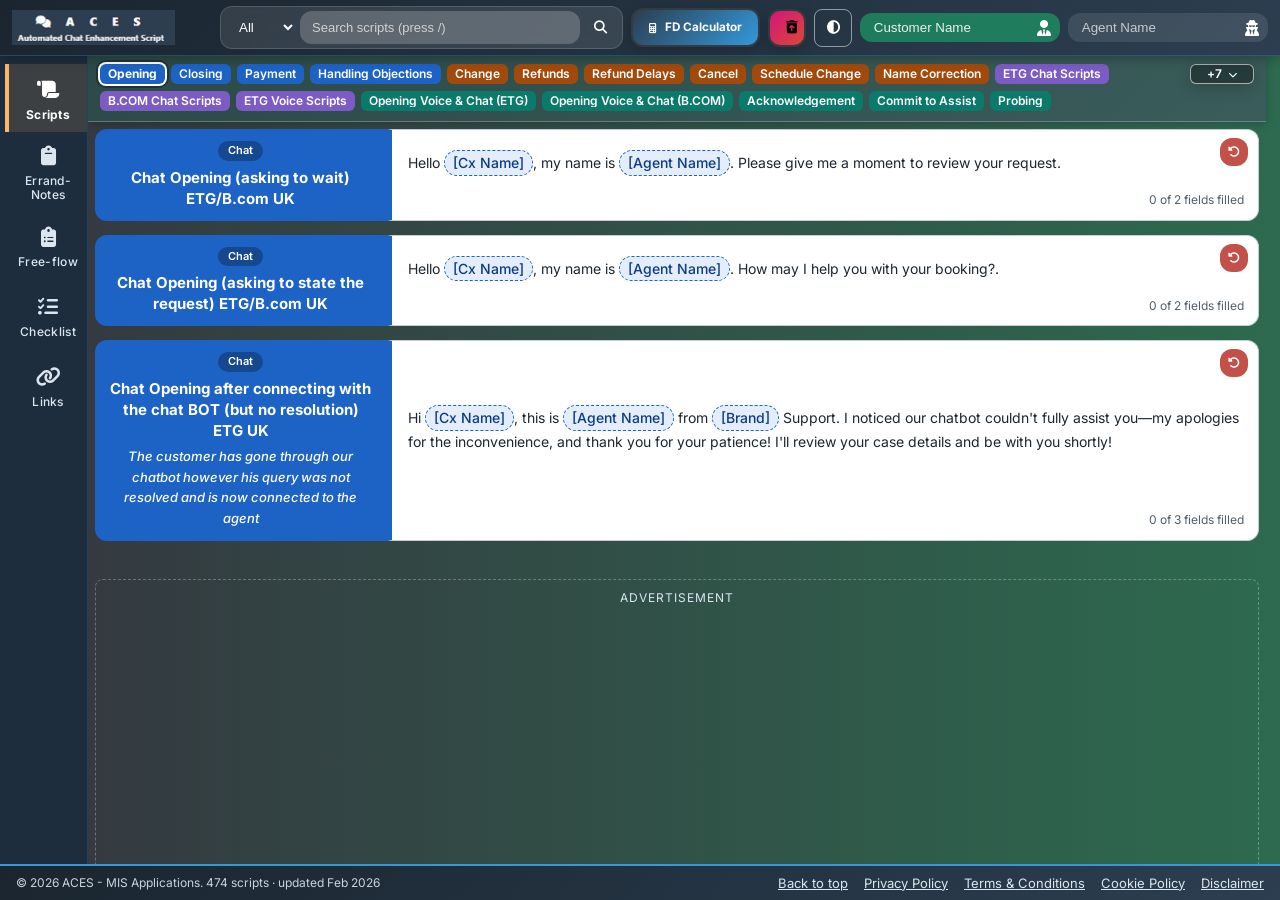
<file: index.html>
<!DOCTYPE html>
<html lang="en">
<head>
    <meta charset="UTF-8">
    <meta name="viewport" content="width=device-width, initial-scale=1.0, viewport-fit=cover, interactive-widget=resizes-content">
    <meta name="google-adsense-account" content="ca-pub-6978764838614552">
    <link rel="stylesheet" href="app-style.css">
    <link rel="stylesheet" href="errands-style.css">
    <link rel="stylesheet" href="links-style.css">
    <link rel="stylesheet" href="assets/css/aces-upgrade.css">
    <meta name="description" content="ACES: script, errand-note and checklist assistant for chat and voice agents.">
    <link href="https://cdnjs.cloudflare.com/ajax/libs/font-awesome/6.5.2/css/all.min.css" rel="stylesheet">
    <title>A C E S</title>
    <!-- AdSense library (units are placed by assets/js/ads.js; configure slots in assets/js/config.js) -->
     <script async src="https://pagead2.googlesyndication.com/pagead/js/adsbygoogle.js?client=ca-pub-6978764838614552"
     crossorigin="anonymous"></script>
</head>
<body>
    <a class="skip-link" href="#main-content">Skip to content</a>
    <div class="app-container">
        <div class="head-banner">
            <div class="head-logo" data-track="header.logo.click">
                <img src="Aceslogo.png" alt="Aceslogo">
            </div>
            <div class="searchbar-group">
                <select id="channel-selection" aria-label="Channel">
                    <option value="all">All</option>
                    <option value="chat">Chat</option>
                    <option value="voice">Voice</option>
                </select>
                <input type="text" id="search-input" placeholder="Search scripts (press /)" aria-label="Search scripts" autocomplete="off">
                <button id="search-action" aria-label="Search">
                    <i class="fa-solid fa-magnifying-glass"></i>
                </button>
            </div>
            <div class="quick-link">
                <div class="fd-calculator-link"><a href="https://fdcalc.netlify.app" target="_blank" rel="noopener noreferrer" data-track="header.fdcalc.click" aria-label="FD Calculator (opens in a new tab)" title="FD Calculator">
                        <i class="fa-solid fa-calculator"></i>
                        <h3>FD Calculator</h3>
                    </a></div>
            </div>
            <div class="script-canvas-reset">
                <button class="global-script-reset" aria-label="Reset all fields" title="Reset all fields" data-track="header.reset.click">
                    <i class="fa-solid fa-trash-can-arrow-up"></i>
                </button>
            </div>
            <div class="customer-input">
                <input type="text" id="customer" placeholder="Customer Name" aria-label="Customer name" autocomplete="off">
                <i class="fa-solid fa-user-tie"></i>
            </div>
            <div class="agent-user-input">
                <input type="text" id="user" placeholder="Agent Name" aria-label="Agent Name" autocomplete="nickname">
                <i class="fa-solid fa-user-secret"></i>
            </div>
        </div>
        <div class="app-body">
            <nav class="side-panel" aria-label="Main sections">
                <div class="nav-item active">
                    <button id="script-page-action" aria-label="Scripts" data-track="nav.rail.click" data-track-page="scripts">
                        <i class="fa-solid fa-scroll"></i>
                    </button>
                    <h3>Scripts</h3>
                    <div class="nav-tooltip">Scripts</div>
                </div>
                <div class="nav-item">
                    <button id="errands-page-action" aria-label="Errand notes" data-track="nav.rail.click" data-track-page="errands">
                        <i class="fa-solid fa-clipboard"></i>
                    </button>
                    <h3>Errand-Notes</h3>
                    <div class="nav-tooltip">Errands</div>
                </div>
                <div class="nav-item">
                    <button id="notes-page-action" aria-label="Free-flow notes" data-track="nav.rail.click" data-track-page="notes">
                        <i class="fa-solid fa-clipboard-list"></i>
                    </button>
                    <h3>Free-flow</h3>
                    <div class="nav-tooltip">Freeflow Notes</div>
                </div>
                <div class="nav-item">
                    <button id="check-list-page-action" aria-label="Process checklist" data-track="nav.rail.click" data-track-page="checklist">
                        <i class="fa-solid fa-list-check"></i>
                    </button>
                    <h3>Checklist</h3>
                    <div class="nav-tooltip">Process Checklist</div>
                </div>
                <div class="nav-item">
                    <button id="links-page-action" aria-label="Links" data-track="nav.rail.click" data-track-page="links">
                        <i class="fa-solid fa-link"></i></button>
                    <h3>Links</h3>
                    <div class="nav-tooltip">Links</div>
                </div>
            </nav>
            <main class="main-page" id="main-content" tabindex="-1">
                <!--Freeflow Notes-->
                <div class="sub-page" id="notes-page">
                    <h2 class="sr-only">Freeflow Notes</h2>
                    <div class="freeflow-toolbar">
                        <button class="freeflow-tool-btn" id="ff-copy-btn" data-track="freeflow.copy" title="Copy to clipboard"><i class="fa-solid fa-copy"></i> Copy</button>
                        <button class="freeflow-tool-btn" id="ff-download-btn" data-track="freeflow.save" title="Download as text file"><i class="fa-solid fa-download"></i> Save</button>
                        <button class="freeflow-tool-btn" id="ff-timestamp-btn" data-track="freeflow.timestamp" title="Insert current time"><i class="fa-solid fa-clock"></i> Timestamp</button>
                        <button class="freeflow-clear-btn" id="ff-clear-btn" data-track="freeflow.clear"><i class="fa-solid fa-trash"></i> Clear</button>
                        <span class="freeflow-char-count" id="ff-char-count">0 characters</span>
                    </div>
                    <div class="freeflow-body">
                        <div class="freeflow-input">
                            <textarea name="freeflow-textarea" id="ff-txt" aria-label="Freeflow notes" placeholder="Your notes here..."></textarea>
                        </div>
                    </div>
                </div>
                <!--Freeflow Notes End-->

                <!--Errands Note-->
                <div class="sub-page" id="errands-page">
                    <div class="errands-header">
                        Errand Notes
                    </div>
                    <div class="twin-form-box">
                        <form class="form-container" aria-labelledby="customer1-heading">
                            <h2 id="customer1-heading" class="customer-heading">Customer 1</h2>
                            <div class="form-area">
                                <div class="input-pair">
                                    <label for="input-edwin-id-1" class="input-label">Edwin Order #: </label>
                                    <input type="text" name="input-edwin-id" id="input-edwin-id-1" placeholder="Edwin Order #" class="input-field">
                                </div>
                                <div class="input-pair">
                                    <label for="input-interaction-id-1" class="input-label">Interaction ID: </label>
                                    <input type="text" name="input-interaction-id" id="input-interaction-id-1" placeholder="Interaction ID" class="input-field" aria-required="true">
                                </div>
                                <div class="input-pair">
                                    <label for="input-cxname-1" class="input-label">Customer Name: </label>
                                    <input type="text" name="input-cxname" id="input-cxname-1" placeholder="Customer Name" class="input-field" aria-required="true">
                                </div>
                                <div class="input-pair">
                                    <label for="input-dpa-1" class="input-label">DPA: </label>
                                    <input type="text" name="input-dpa" id="input-dpa-1" placeholder="DPA" class="input-field">
                                </div>
                                <div class="input-pair">
                                    <label for="input-relationship-1" class="input-label">Relationship: </label>
                                    <input type="text" name="input-relationship" id="input-relationship-1" placeholder="Relationship" class="input-field">
                                </div>
                                <div class="input-pair">
                                    <label for="input-query-1" class="input-label">Query: </label>
                                    <input type="text" name="input-query" id="input-query-1" placeholder="Query" class="input-field">
                                </div>
                                <div class="input-pair">
                                    <label for="input-resolution-1" class="input-label">Resolution: </label>
                                    <input type="text" name="input-resolution" id="input-resolution-1" placeholder="Resolution" class="input-field">
                                </div>
                                <div class="input-pair">
                                    <label for="input-yyrl-1" class="input-label">YY RL/Ticket No. Provided: </label>
                                    <input type="text" name="input-yyrl" id="input-yyrl-1" placeholder="YY RL/Ticket No. Provided" class="input-field">
                                </div>
                                <div class="input-pair">
                                    <label for="input-ghostline-1" class="input-label">Ghostline:</label>
                                    <input type="text" name="input-ghostline" id="input-ghostline-1" placeholder="Ghostline" class="input-field">
                                </div>
                                <div class="input-pair">
                                    <label for="input-validator-1" class="input-label">Validated by:</label>
                                    <input type="text" name="input-validator" id="input-validator-1" placeholder="Validated by" class="input-field">
                                </div>
                            </div>
                            <div class="notes-area">
                                <textarea name="notes" id="notes-1" aria-label="Customer 1 notes" placeholder="Add your notes here..."></textarea>
                            </div>
                            <div class="form-action">
                                <button type="button" class="copy-button" data-track="errands.form.copy"><i class="fa-solid fa-copy"></i> Copy</button>
                                <button type="button" class="clear-button" data-track="errands.form.clear"><i class="fa-solid fa-trash"></i> Clear</button>
                                <button type="button" class="archive-button" data-track="errands.form.archive"><i class="fa-solid fa-box-archive"></i> Archive</button>
                            </div>
                        </form>
                        <form class="form-container" aria-labelledby="customer2-heading">
                            <h2 id="customer2-heading" class="customer-heading">Customer 2</h2>
                            <div class="form-area">
                                <div class="input-pair">
                                    <label for="input-edwin-id-2" class="input-label">Edwin Order #: </label>
                                    <input type="text" name="input-edwin-id" id="input-edwin-id-2" placeholder="Edwin Order #" class="input-field">
                                </div>
                                <div class="input-pair">
                                    <label for="input-interaction-id-2" class="input-label">Interaction ID: </label>
                                    <input type="text" name="input-interaction-id" id="input-interaction-id-2" placeholder="Interaction ID" class="input-field" aria-required="true">
                                </div>
                                <div class="input-pair">
                                    <label for="input-cxname-2" class="input-label">Customer Name: </label>
                                    <input type="text" name="input-cxname" id="input-cxname-2" placeholder="Customer Name" class="input-field" aria-required="true">
                                </div>
                                <div class="input-pair">
                                    <label for="input-dpa-2" class="input-label">DPA: </label>
                                    <input type="text" name="input-dpa" id="input-dpa-2" placeholder="DPA" class="input-field">
                                </div>
                                <div class="input-pair">
                                    <label for="input-relationship-2" class="input-label">Relationship: </label>
                                    <input type="text" name="input-relationship" id="input-relationship-2" placeholder="Relationship" class="input-field">
                                </div>
                                <div class="input-pair">
                                    <label for="input-query-2" class="input-label">Query: </label>
                                    <input type="text" name="input-query" id="input-query-2" placeholder="Query" class="input-field">
                                </div>
                                <div class="input-pair">
                                    <label for="input-resolution-2" class="input-label">Resolution: </label>
                                    <input type="text" name="input-resolution" id="input-resolution-2" placeholder="Resolution" class="input-field">
                                </div>
                                <div class="input-pair">
                                    <label for="input-yyrl-2" class="input-label">YY RL/Ticket No. Provided: </label>
                                    <input type="text" name="input-yyrl" id="input-yyrl-2" placeholder="YY RL/Ticket No. Provided" class="input-field">
                                </div>
                                <div class="input-pair">
                                    <label for="input-ghostline-2" class="input-label">Ghostline: </label>
                                    <input type="text" name="input-ghostline" id="input-ghostline-2" placeholder="Ghostline" class="input-field">
                                </div>
                                <div class="input-pair">
                                    <label for="input-validator-2" class="input-label">Validated by: </label>
                                    <input type="text" name="input-validator" id="input-validator-2" placeholder="Validated by" class="input-field">
                                </div>
                            </div>
                            <div class="notes-area">
                                <textarea name="notes" id="notes-2" aria-label="Customer 2 notes" placeholder="Add your notes here..."></textarea>
                            </div>
                            <div class="form-action">
                                <button type="button" class="copy-button" data-track="errands.form.copy"><i class="fa-solid fa-copy"></i> Copy</button>
                                <button type="button" class="clear-button" data-track="errands.form.clear"><i class="fa-solid fa-trash"></i> Clear</button>
                                <button type="button" class="archive-button" data-track="errands.form.archive"><i class="fa-solid fa-box-archive"></i> Archive</button>
                            </div>
                        </form>
                    </div>
                    
                    <div class="archived-errands-section">
                        <div class="archive-header">
                            <h3>Archived Errands</h3>
                            <p class="archive-note">Archived errands are deleted automatically after 24 hours.</p>
                            <div class="archive-actions">
                                <button id="copy-all-btn" data-track="errands.archive.copy_all" class="archive-action-btn">
                                    <i class="fa-solid fa-copy"></i> Copy All
                                </button>
                                <button id="download-excel-btn" data-track="errands.archive.excel" class="archive-action-btn">
                                    <i class="fa-solid fa-file-excel"></i> Download Excel
                                </button>
                                <button id="clear-archive-btn" data-track="errands.archive.clear" class="archive-action-btn">
                                    <i class="fa-solid fa-trash-can"></i> Clear Archive
                                </button>
                            </div>
                        </div>
                        <div class="archived-table-container">
                            <table id="archived-errands-table">
                                <thead>
                                    <tr>
                                        <th>Edwin ID</th>
                                        <th>Interaction ID</th>
                                        <th>Customer Name</th>
                                        <th>DPA</th>
                                        <th>Relationship</th>
                                        <th>Query</th>
                                        <th>Resolution</th>
                                        <th>YY RL/Ticket</th>
                                        <th>Ghostline</th>
                                        <th>Validated by</th>
                                        <th>Notes</th>
                                        <th>Archived Date</th>
                                        <th>Actions</th>
                                    </tr>
                                </thead>
                                <tbody id="archived-errands-body">
                                    <!-- Archived errands will be added here dynamically -->
                                </tbody>
                            </table>
                            <div id="no-archives-message" class="no-archives-message">No archived errands</div>
                        </div>
                    </div>
                </div>
                <!--Errands Note End-->

                <!--Script Page-->
                <div class="sub-page active" id="script-page">
                    <div class="script-nav-container">
                        <div class="skeleton skeleton-tabs" aria-hidden="true"><span></span><span></span><span></span><span></span><span></span><span></span><span></span><span></span><span></span><span></span><span></span><span></span></div>
                    </div>
                    <p id="search-count" class="search-count" role="status"></p>
                    <div class="script-canvas" aria-busy="true"><div class="skeleton" aria-hidden="true"><div class="sk-row"><div class="sk-title"></div><div class="sk-stack"><div class="sk-card"></div><div class="sk-card"></div></div></div><div class="sk-row"><div class="sk-title"></div><div class="sk-stack"><div class="sk-card"></div></div></div><div class="sk-row"><div class="sk-title"></div><div class="sk-stack"><div class="sk-card"></div><div class="sk-card"></div><div class="sk-card"></div></div></div></div>
                        <p id="load-state" class="sr-only" role="status">Loading scripts…</p></div>
                    <div class="no-search-results">
                        <i class="fa-solid fa-magnifying-glass"></i>
                        <p>No matching scripts found</p>
                    </div>
                </div>

                <!--Checklist Page-->
                <div class="sub-page" id="check-list-page">
                    <div class="check-list-nav-container">
                        <button id="Automated Void-nav" class="listnav-btn">Automated Void</button>
                        <button id="Automated Exchange-nav" class="listnav-btn">Automated Exchange</button>
                        <button id="Automated Cancel-nav" class="listnav-btn">Automated Cancel</button>
                        <button id="Manual Void-nav" class="listnav-btn active">Manual Void</button>
                        <button id="Manual Partial Exchange-nav" class="listnav-btn">Manual Partial Exchange</button>
                        <button id="Manual Unused Exchange-nav" class="listnav-btn">Manual Unused Exchange</button>
                        <button id="Manual Cancel-nav" class="listnav-btn">Manual Cancel</button>
                    </div>
                    <div class="checklist-canvas"></div>
                </div>
                
                <div class="sub-page" id="links-page">
                    <div class="links-header">
                        Quick Links
                    </div>
                    <div class="links-container">
                        <div class="links-btn-container">
                            <div class="link-list"><a href="https://forms.office.com/Pages/ResponsePage.aspx?id=--z4I5BqwkaWyko2JyG4LK80vquCs1VLubaKa5VOj6lUME5JSjgzUlVOMTE2VTNBQzZRVU1MRjQ4MS4u" target="_blank" rel="noopener noreferrer" data-track="links.tile.click" data-track-label="Support Placement / Transfer Tracker">
                                <i class="fa-solid fa-user-plus"></i>
                                <h3>Support Placement / Transfer Tracker</h3>
                            </a></div>
                            <div class="link-list"><a href="https://wnsgs.sharepoint.com/:l:/s/EtraveliData/JADs7BttA97oR5hmOl2D4rKhAQpUqbEa3PdfDRorhKbkOWk?nav=MWViZDkyMTItNDU0Ny00ZmFlLWFhOWItMTY3ZDE5YWUxMGRi" target="_blank" rel="noopener noreferrer" data-track="links.tile.click" data-track-label="First Touch and Manual Transaction track">
                                <i class="fa-solid fa-toolbox"></i>
                                <h3>First Touch and Manual Transaction tracker</h3>
                            </a></div>
                            <div class="link-list"><a href="https://forms.office.com/Pages/ResponsePage.aspx?id=--z4I5BqwkaWyko2JyG4LK80vquCs1VLubaKa5VOj6lUMlNXMFM5VEIyWVIxVVdSNk1LRkZOR09RNi4u" target="_blank" rel="noopener noreferrer" data-track="links.tile.click" data-track-label="(Supervisor Only) 6th-7th Day OT per Wee">
                                <i class="fa-solid fa-stopwatch"></i>
                                <h3><strong>(Supervisor Only)</strong> 6th-7th Day OT per Week Tracker</h3>
                            </a></div>
                            <div class="link-list"><a href="https://forms.office.com/r/N71Lh4Ve3J" target="_blank" rel="noopener noreferrer" data-track="links.tile.click" data-track-label="Daily Void Tracker">
                                <i class="fa-solid fa-eraser"></i>
                                <h3>Daily Void Tracker</h3>
                            </a></div>
                        </div>
                    </div>
                </div>

                <!-- Site Footer -->
            </main>
                <footer class="site-footer">
                <div class="footer-bottom">
                    <div class="copyright">&copy; <span id="year">2026</span> ACES - MIS Applications. <span id="footer-meta"></span></div>
                    <div class="footer-actions">
                        <a href="#main-content" class="to-top">Back to top</a>
                        <button type="button" class="legal-toggle" aria-expanded="false" aria-controls="legal-links">Legal</button>
                        <div class="legal-links" id="legal-links">
                        <a href="privacy-policy.html" target="_blank" rel="noopener" data-track="footer.legal.click" data-track-label="privacy-policy.html">Privacy Policy</a>
                        <a href="terms-conditions.html" target="_blank" rel="noopener" data-track="footer.legal.click" data-track-label="terms-conditions.html">Terms & Conditions</a>
                        <a href="cookie-policy.html" target="_blank" rel="noopener" data-track="footer.legal.click" data-track-label="cookie-policy.html">Cookie Policy</a>
                        <a href="adsense-disclaimer.html" target="_blank" rel="noopener" data-track="footer.legal.click" data-track-label="adsense-disclaimer.html">Disclaimer</a>
                        </div>
                    </div>
                </div>
            </footer>
        </div>
        <div id="aces-live" class="sr-only" role="status" aria-live="polite"></div>

    </div>


    <script src="assets/js/config.js"></script>
    <script src="assets/js/tracker.js"></script>
    <script src="assets/js/ga-bridge.js"></script><!-- forwards tracker events to GA4 (tag is injected by Netlify) -->
    <script src="assets/js/data.js"></script>
    <script src="assets/js/search.js"></script>
    <script src="scripts-data.js" defer></script><!-- generated fallback for file:// use; see tools/build-data.mjs -->
    <script src="checklist-data.js" defer></script>
    <script src="script.js" defer></script>
    <script src="copy-functions.js" defer></script>
    <script src="sync-inputs.js" defer></script>
    <script src="errands-page.js" defer></script>
    <script src="links-page.js" defer></script>
    <script src="checklistcontrol.js" defer></script>
    <script src="assets/js/ads.js" defer></script>
    <script src="assets/js/tabs.js" defer></script>
    <script src="assets/js/app.js" defer></script>
    <script src="assets/js/freeflow.js" defer></script>
    <script src="assets/js/session.js" defer></script><!-- version check every 10 min + input snapshot/restore -->
</body>

</html>
</file>
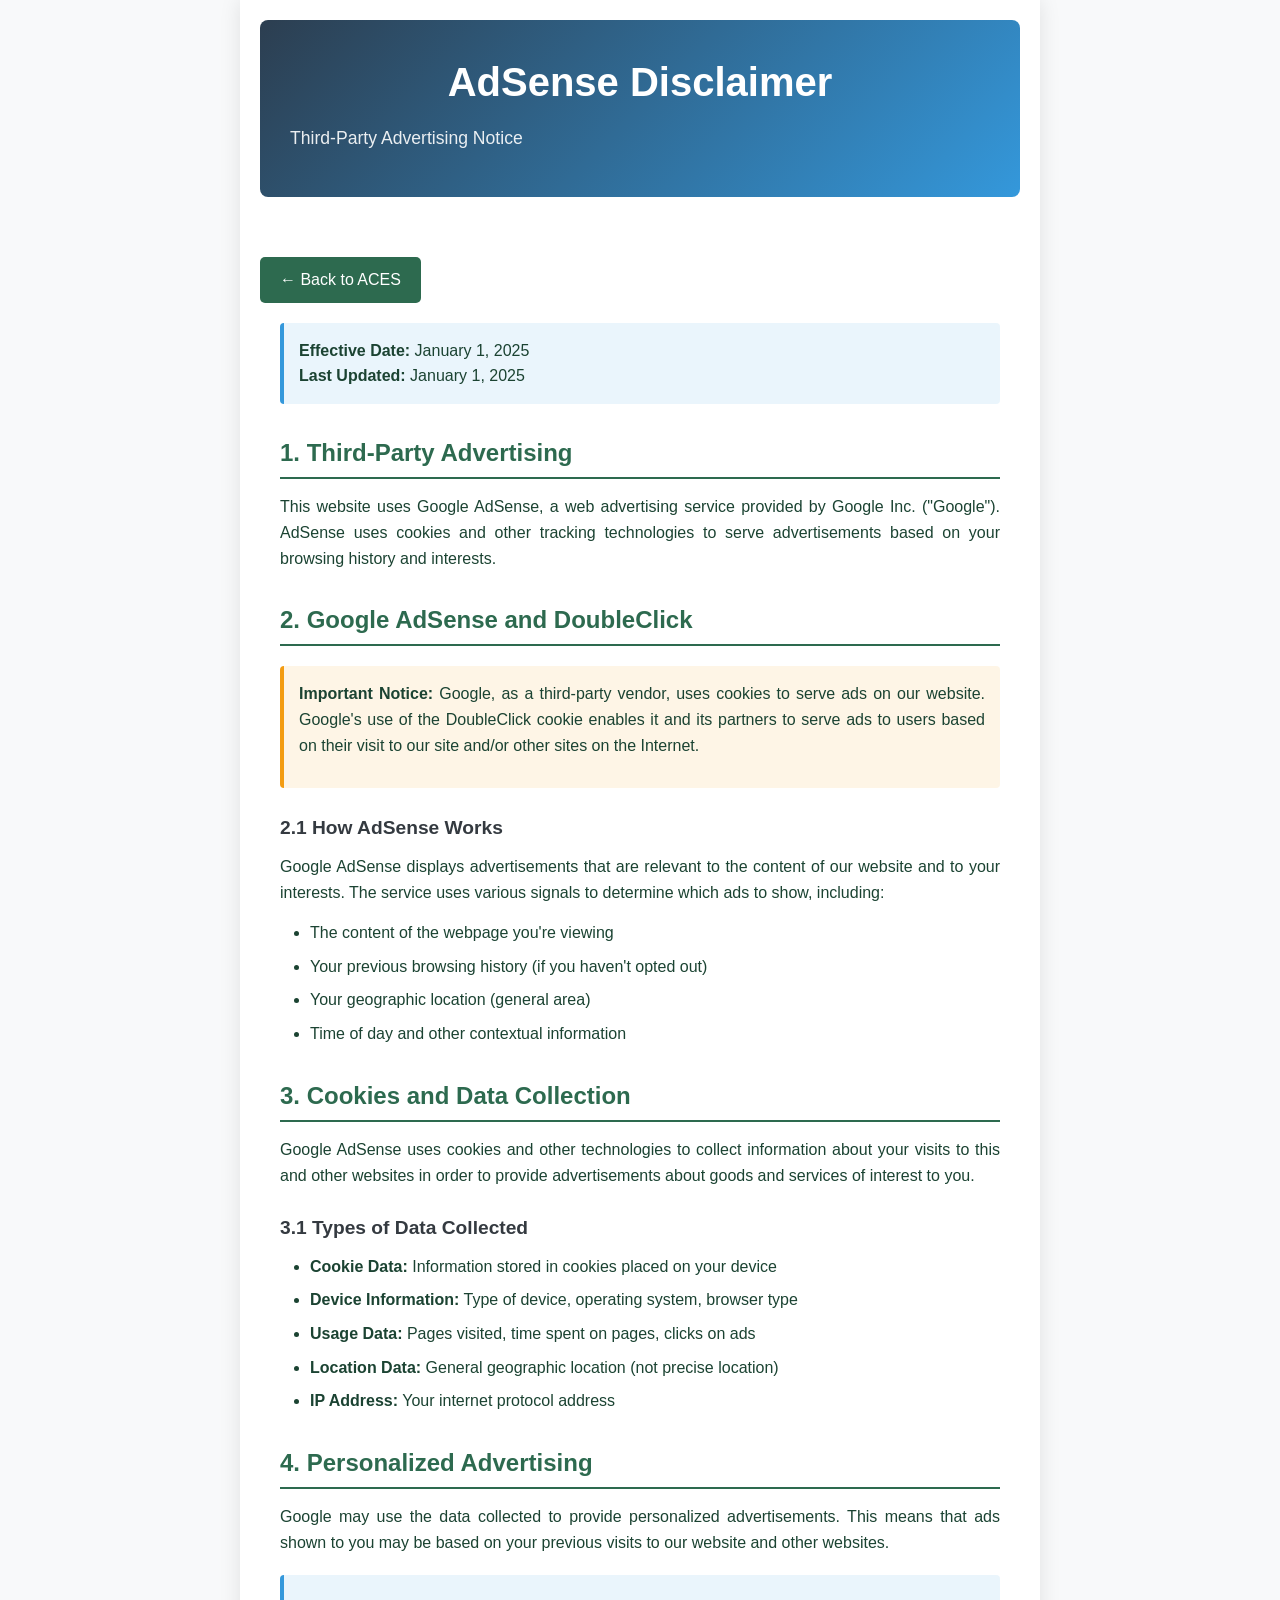
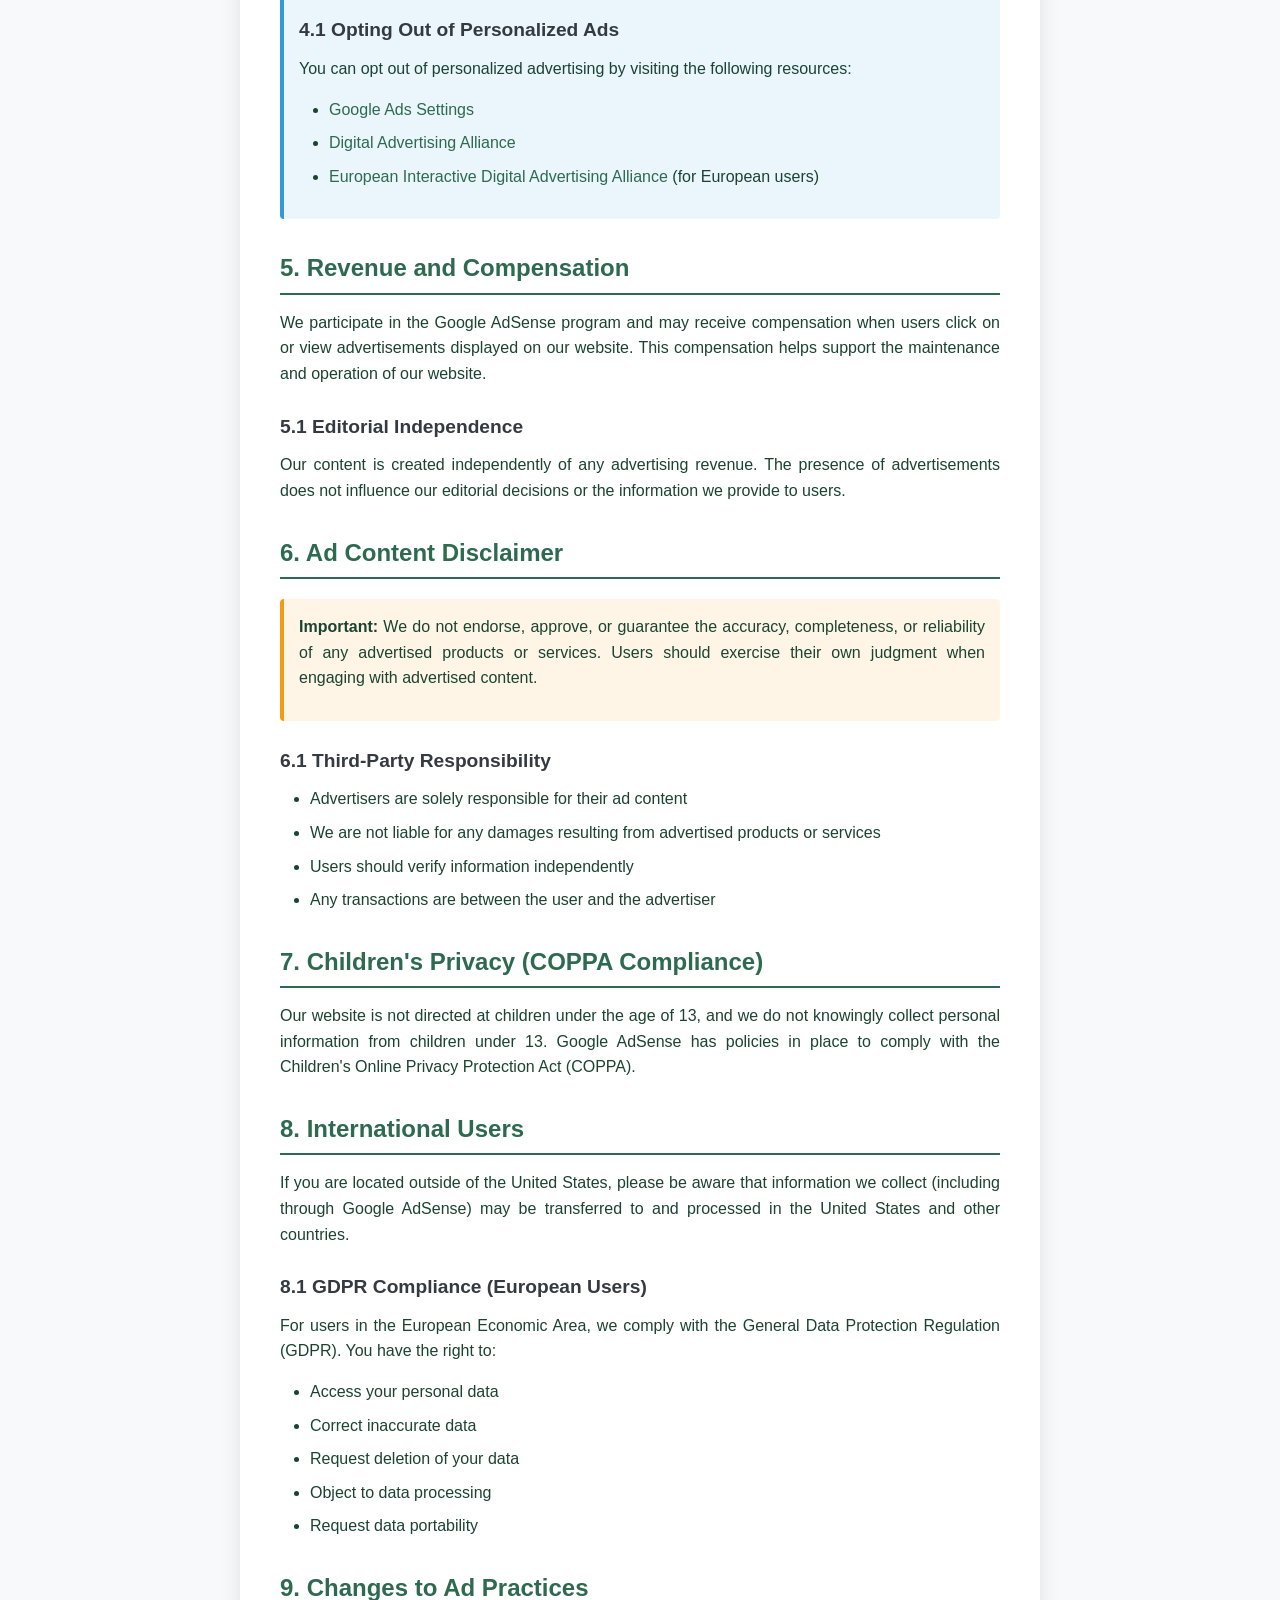
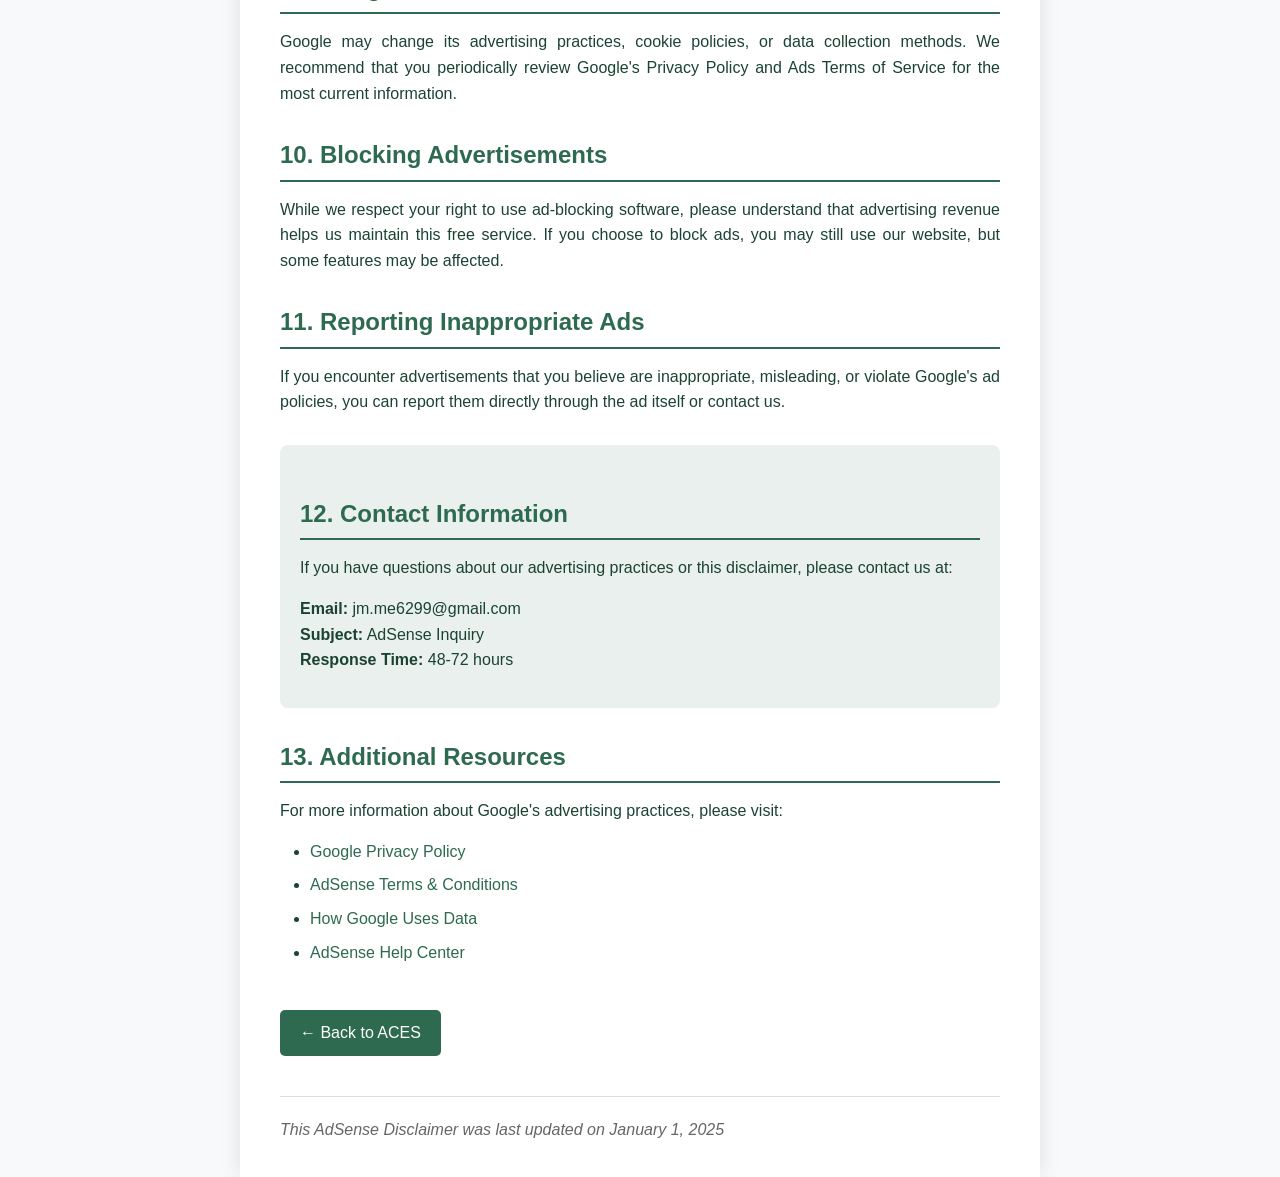
<file: adsense-disclaimer.html>
<!DOCTYPE html>
<html lang="en">
<head>
    <meta charset="UTF-8">
    <meta name="viewport" content="width=device-width, initial-scale=1.0">
    <title>AdSense Disclaimer - ACES</title>
    <style>
        :root {
            --primary-color: #2d6a4f;
            --secondary-color: #343a40;
            --background-color: #f8f9fa;
            --text-color: #1b4332;
            --white: #ffffff;
        }

        * {
            margin: 0;
            padding: 0;
            box-sizing: border-box;
        }

        body {
            font-family: 'Inter', -apple-system, BlinkMacSystemFont, 'Segoe UI', sans-serif;
            background: var(--background-color);
            line-height: 1.6;
            color: var(--text-color);
        }

        .container {
            max-width: 800px;
            margin: 0 auto;
            padding: 20px;
            background: white;
            min-height: 100vh;
            box-shadow: 0 0 20px rgba(0,0,0,0.1);
        }

        .header {
            background: linear-gradient(135deg, #2c3e50, #3498db);
            color: white;
            padding: 30px;
            border-radius: 8px;
            margin-bottom: 30px;
            text-align: center;
        }

        .header h1 {
            font-size: 2.5rem;
            margin-bottom: 10px;
        }

        .header p {
            opacity: 0.9;
            font-size: 1.1rem;
        }

        .content {
            padding: 0 20px;
        }

        h2 {
            color: var(--primary-color);
            margin-top: 30px;
            margin-bottom: 15px;
            font-size: 1.5rem;
            border-bottom: 2px solid var(--primary-color);
            padding-bottom: 5px;
        }

        h3 {
            color: var(--secondary-color);
            margin-top: 25px;
            margin-bottom: 10px;
            font-size: 1.2rem;
        }

        p {
            margin-bottom: 15px;
            text-align: justify;
        }

        ul {
            margin-left: 30px;
            margin-bottom: 15px;
        }

        ul li {
            margin-bottom: 8px;
        }

        .highlight {
            background: rgba(52, 152, 219, 0.1);
            padding: 15px;
            border-left: 4px solid #3498db;
            margin: 20px 0;
            border-radius: 4px;
        }

        .important {
            background: rgba(243, 156, 18, 0.1);
            padding: 15px;
            border-left: 4px solid #f39c12;
            margin: 20px 0;
            border-radius: 4px;
        }

        .contact-info {
            background: rgba(45, 106, 79, 0.1);
            padding: 20px;
            border-radius: 8px;
            margin: 30px 0;
        }

        .back-link {
            display: inline-block;
            background: var(--primary-color);
            color: white;
            padding: 10px 20px;
            text-decoration: none;
            border-radius: 5px;
            margin-top: 30px;
            transition: background 0.3s ease;
        }

        .back-link:hover {
            background: var(--secondary-color);
        }

        .last-updated {
            text-align: center;
            color: #666;
            font-style: italic;
            margin-top: 40px;
            padding-top: 20px;
            border-top: 1px solid #ddd;
        }

        a {
            color: var(--primary-color);
            text-decoration: none;
        }

        a:hover {
            text-decoration: underline;
        }
    </style>
</head>
<body>
    <div class="container">
        <div class="header">
            <h1>AdSense Disclaimer</h1>
            <p>Third-Party Advertising Notice</p>
        </div>

        <a href="index.html" class="back-link">← Back to ACES</a>

        <div class="content">
            <div class="highlight">
                <strong>Effective Date:</strong> January 1, 2025<br>
                <strong>Last Updated:</strong> January 1, 2025
            </div>

            <h2>1. Third-Party Advertising</h2>
            <p>This website uses Google AdSense, a web advertising service provided by Google Inc. ("Google"). AdSense uses cookies and other tracking technologies to serve advertisements based on your browsing history and interests.</p>

            <h2>2. Google AdSense and DoubleClick</h2>
            <div class="important">
                <p><strong>Important Notice:</strong> Google, as a third-party vendor, uses cookies to serve ads on our website. Google's use of the DoubleClick cookie enables it and its partners to serve ads to users based on their visit to our site and/or other sites on the Internet.</p>
            </div>

            <h3>2.1 How AdSense Works</h3>
            <p>Google AdSense displays advertisements that are relevant to the content of our website and to your interests. The service uses various signals to determine which ads to show, including:</p>
            <ul>
                <li>The content of the webpage you're viewing</li>
                <li>Your previous browsing history (if you haven't opted out)</li>
                <li>Your geographic location (general area)</li>
                <li>Time of day and other contextual information</li>
            </ul>

            <h2>3. Cookies and Data Collection</h2>
            <p>Google AdSense uses cookies and other technologies to collect information about your visits to this and other websites in order to provide advertisements about goods and services of interest to you.</p>

            <h3>3.1 Types of Data Collected</h3>
            <ul>
                <li><strong>Cookie Data:</strong> Information stored in cookies placed on your device</li>
                <li><strong>Device Information:</strong> Type of device, operating system, browser type</li>
                <li><strong>Usage Data:</strong> Pages visited, time spent on pages, clicks on ads</li>
                <li><strong>Location Data:</strong> General geographic location (not precise location)</li>
                <li><strong>IP Address:</strong> Your internet protocol address</li>
            </ul>

            <h2>4. Personalized Advertising</h2>
            <p>Google may use the data collected to provide personalized advertisements. This means that ads shown to you may be based on your previous visits to our website and other websites.</p>

            <div class="highlight">
                <h3>4.1 Opting Out of Personalized Ads</h3>
                <p>You can opt out of personalized advertising by visiting the following resources:</p>
                <ul>
                    <li><a href="https://www.google.com/settings/ads" target="_blank">Google Ads Settings</a></li>
                    <li><a href="https://www.aboutads.info/choices/" target="_blank">Digital Advertising Alliance</a></li>
                    <li><a href="https://youronlinechoices.eu/" target="_blank">European Interactive Digital Advertising Alliance</a> (for European users)</li>
                </ul>
            </div>

            <h2>5. Revenue and Compensation</h2>
            <p>We participate in the Google AdSense program and may receive compensation when users click on or view advertisements displayed on our website. This compensation helps support the maintenance and operation of our website.</p>

            <h3>5.1 Editorial Independence</h3>
            <p>Our content is created independently of any advertising revenue. The presence of advertisements does not influence our editorial decisions or the information we provide to users.</p>

            <h2>6. Ad Content Disclaimer</h2>
            <div class="important">
                <p><strong>Important:</strong> We do not endorse, approve, or guarantee the accuracy, completeness, or reliability of any advertised products or services. Users should exercise their own judgment when engaging with advertised content.</p>
            </div>

            <h3>6.1 Third-Party Responsibility</h3>
            <ul>
                <li>Advertisers are solely responsible for their ad content</li>
                <li>We are not liable for any damages resulting from advertised products or services</li>
                <li>Users should verify information independently</li>
                <li>Any transactions are between the user and the advertiser</li>
            </ul>

            <h2>7. Children's Privacy (COPPA Compliance)</h2>
            <p>Our website is not directed at children under the age of 13, and we do not knowingly collect personal information from children under 13. Google AdSense has policies in place to comply with the Children's Online Privacy Protection Act (COPPA).</p>

            <h2>8. International Users</h2>
            <p>If you are located outside of the United States, please be aware that information we collect (including through Google AdSense) may be transferred to and processed in the United States and other countries.</p>

            <h3>8.1 GDPR Compliance (European Users)</h3>
            <p>For users in the European Economic Area, we comply with the General Data Protection Regulation (GDPR). You have the right to:</p>
            <ul>
                <li>Access your personal data</li>
                <li>Correct inaccurate data</li>
                <li>Request deletion of your data</li>
                <li>Object to data processing</li>
                <li>Request data portability</li>
            </ul>

            <h2>9. Changes to Ad Practices</h2>
            <p>Google may change its advertising practices, cookie policies, or data collection methods. We recommend that you periodically review Google's Privacy Policy and Ads Terms of Service for the most current information.</p>

            <h2>10. Blocking Advertisements</h2>
            <p>While we respect your right to use ad-blocking software, please understand that advertising revenue helps us maintain this free service. If you choose to block ads, you may still use our website, but some features may be affected.</p>

            <h2>11. Reporting Inappropriate Ads</h2>
            <p>If you encounter advertisements that you believe are inappropriate, misleading, or violate Google's ad policies, you can report them directly through the ad itself or contact us.</p>

            <div class="contact-info">
                <h2>12. Contact Information</h2>
                <p>If you have questions about our advertising practices or this disclaimer, please contact us at:</p>
                <p><strong>Email:</strong> jm.me6299@gmail.com<br>
                <strong>Subject:</strong> AdSense Inquiry<br>
                <strong>Response Time:</strong> 48-72 hours</p>
            </div>

            <h2>13. Additional Resources</h2>
            <p>For more information about Google's advertising practices, please visit:</p>
            <ul>
                <li><a href="https://policies.google.com/privacy" target="_blank">Google Privacy Policy</a></li>
                <li><a href="https://support.google.com/adsense/answer/9012903" target="_blank">AdSense Terms & Conditions</a></li>
                <li><a href="https://policies.google.com/technologies/ads" target="_blank">How Google Uses Data</a></li>
                <li><a href="https://support.google.com/adsense/answer/113771" target="_blank">AdSense Help Center</a></li>
            </ul>

            <a href="index.html" class="back-link">← Back to ACES</a>

            <div class="last-updated">
                <p>This AdSense Disclaimer was last updated on January 1, 2025</p>
            </div>
        </div>
    </div>
</body>
</html>
</file>
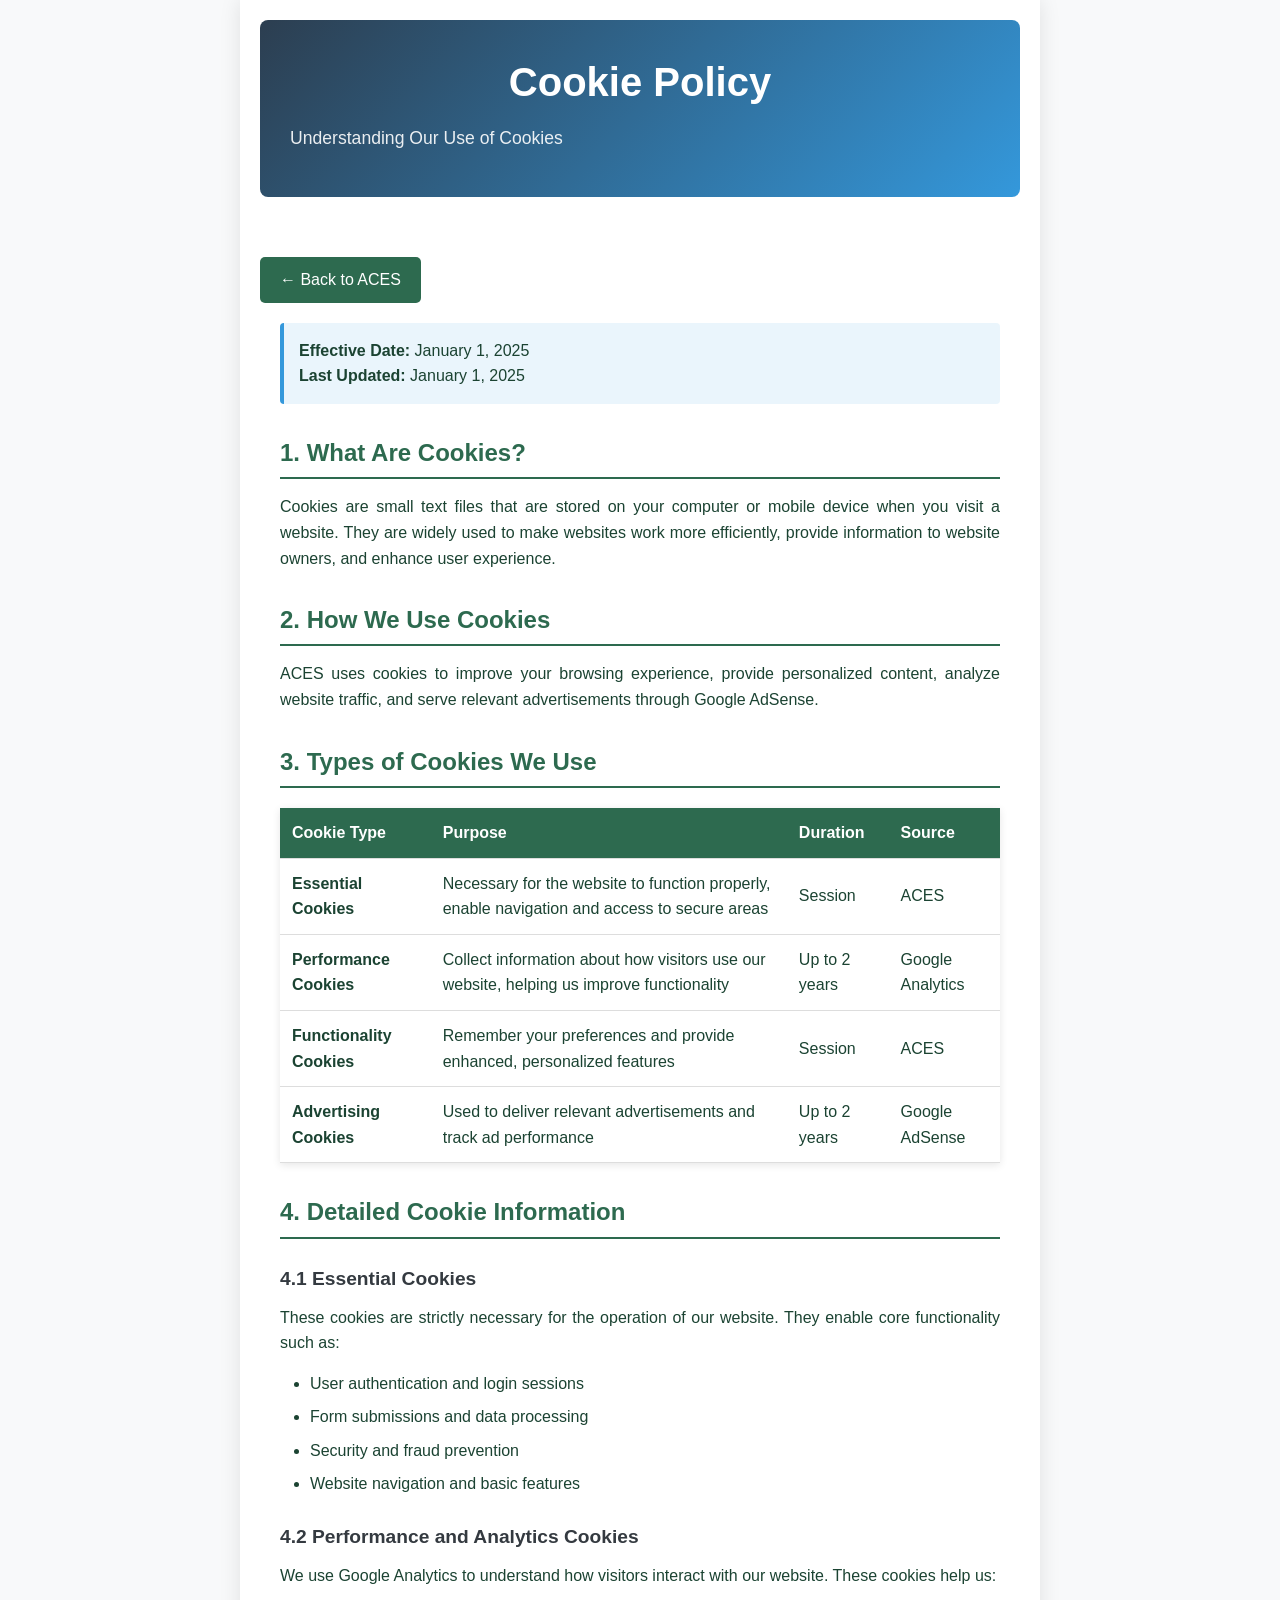
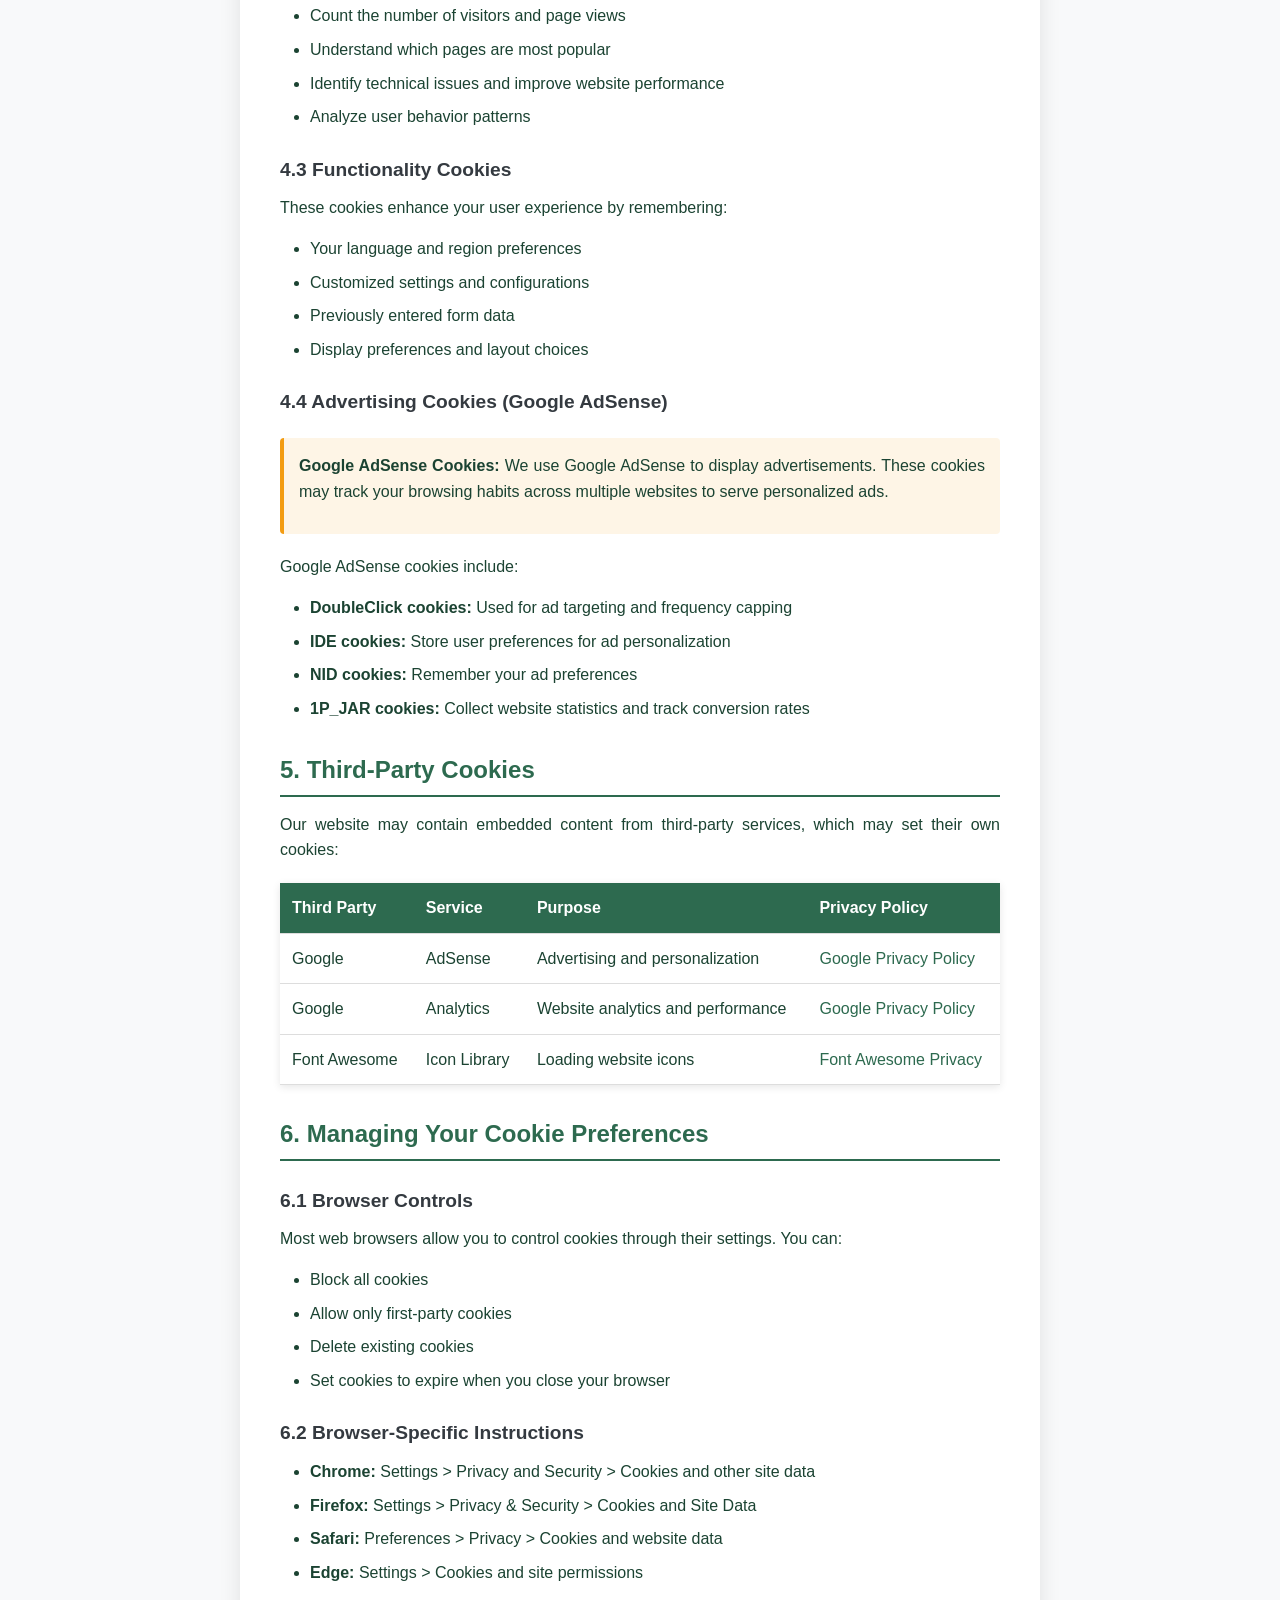
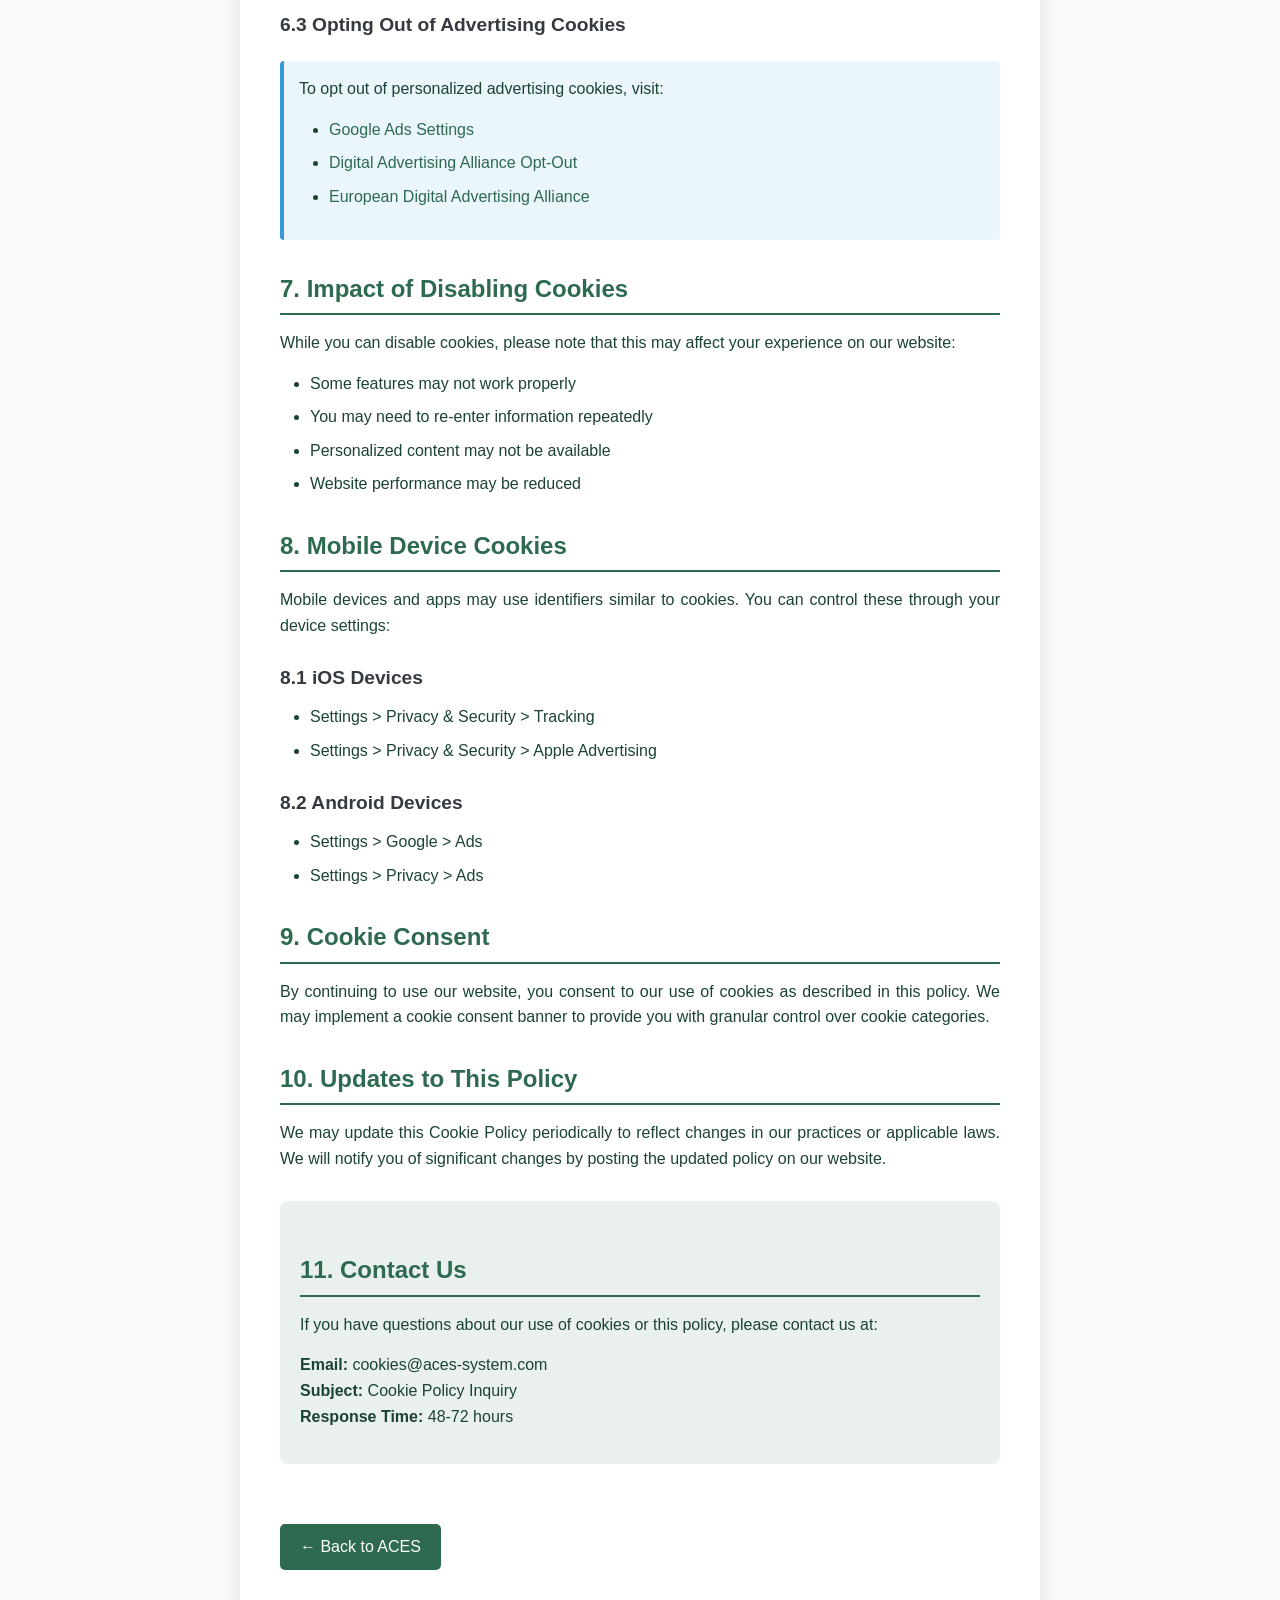
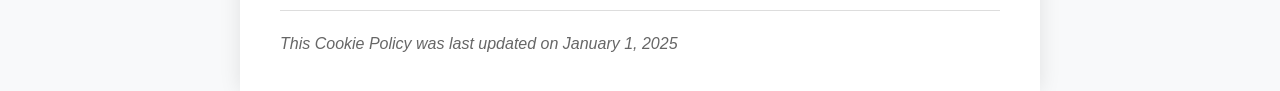
<file: cookie-policy.html>
<!DOCTYPE html>
<html lang="en">
<head>
    <meta charset="UTF-8">
    <meta name="viewport" content="width=device-width, initial-scale=1.0">
    <meta name="google-adsense-account" content="ca-pub-6978764838614552">
    <title>Cookie Policy - ACES</title>
    <style>
        :root {
            --primary-color: #2d6a4f;
            --secondary-color: #343a40;
            --background-color: #f8f9fa;
            --text-color: #1b4332;
            --white: #ffffff;
        }

        * {
            margin: 0;
            padding: 0;
            box-sizing: border-box;
        }

        body {
            font-family: 'Inter', -apple-system, BlinkMacSystemFont, 'Segoe UI', sans-serif;
            background: var(--background-color);
            line-height: 1.6;
            color: var(--text-color);
        }

        .container {
            max-width: 800px;
            margin: 0 auto;
            padding: 20px;
            background: white;
            min-height: 100vh;
            box-shadow: 0 0 20px rgba(0,0,0,0.1);
        }

        .header {
            background: linear-gradient(135deg, #2c3e50, #3498db);
            color: white;
            padding: 30px;
            border-radius: 8px;
            margin-bottom: 30px;
            text-align: center;
        }

        .header h1 {
            font-size: 2.5rem;
            margin-bottom: 10px;
        }

        .header p {
            opacity: 0.9;
            font-size: 1.1rem;
        }

        .content {
            padding: 0 20px;
        }

        h2 {
            color: var(--primary-color);
            margin-top: 30px;
            margin-bottom: 15px;
            font-size: 1.5rem;
            border-bottom: 2px solid var(--primary-color);
            padding-bottom: 5px;
        }

        h3 {
            color: var(--secondary-color);
            margin-top: 25px;
            margin-bottom: 10px;
            font-size: 1.2rem;
        }

        p {
            margin-bottom: 15px;
            text-align: justify;
        }

        ul {
            margin-left: 30px;
            margin-bottom: 15px;
        }

        ul li {
            margin-bottom: 8px;
        }

        .highlight {
            background: rgba(52, 152, 219, 0.1);
            padding: 15px;
            border-left: 4px solid #3498db;
            margin: 20px 0;
            border-radius: 4px;
        }

        .cookie-table {
            width: 100%;
            border-collapse: collapse;
            margin: 20px 0;
            box-shadow: 0 2px 8px rgba(0,0,0,0.1);
        }

        .cookie-table th,
        .cookie-table td {
            padding: 12px;
            text-align: left;
            border-bottom: 1px solid #ddd;
        }

        .cookie-table th {
            background: var(--primary-color);
            color: white;
            font-weight: 600;
        }

        .cookie-table tr:hover {
            background-color: #f5f5f5;
        }

        .contact-info {
            background: rgba(45, 106, 79, 0.1);
            padding: 20px;
            border-radius: 8px;
            margin: 30px 0;
        }

        .back-link {
            display: inline-block;
            background: var(--primary-color);
            color: white;
            padding: 10px 20px;
            text-decoration: none;
            border-radius: 5px;
            margin-top: 30px;
            transition: background 0.3s ease;
        }

        .back-link:hover {
            background: var(--secondary-color);
        }

        .last-updated {
            text-align: center;
            color: #666;
            font-style: italic;
            margin-top: 40px;
            padding-top: 20px;
            border-top: 1px solid #ddd;
        }

        a {
            color: var(--primary-color);
            text-decoration: none;
        }

        a:hover {
            text-decoration: underline;
        }

        .important {
            background: rgba(243, 156, 18, 0.1);
            padding: 15px;
            border-left: 4px solid #f39c12;
            margin: 20px 0;
            border-radius: 4px;
        }
    </style>
    <script async src="https://pagead2.googlesyndication.com/pagead/js/adsbygoogle.js?client=ca-pub-6978764838614552"
     crossorigin="anonymous"></script>
</head>
<body>
    <div class="container">
        <div class="header">
            <h1>Cookie Policy</h1>
            <p>Understanding Our Use of Cookies</p>
        </div>

        <a href="index.html" class="back-link">← Back to ACES</a>

        <div class="content">
            <div class="highlight">
                <strong>Effective Date:</strong> January 1, 2025<br>
                <strong>Last Updated:</strong> January 1, 2025
            </div>

            <h2>1. What Are Cookies?</h2>
            <p>Cookies are small text files that are stored on your computer or mobile device when you visit a website. They are widely used to make websites work more efficiently, provide information to website owners, and enhance user experience.</p>

            <h2>2. How We Use Cookies</h2>
            <p>ACES uses cookies to improve your browsing experience, provide personalized content, analyze website traffic, and serve relevant advertisements through Google AdSense.</p>

            <h2>3. Types of Cookies We Use</h2>
            
            <table class="cookie-table">
                <thead>
                    <tr>
                        <th>Cookie Type</th>
                        <th>Purpose</th>
                        <th>Duration</th>
                        <th>Source</th>
                    </tr>
                </thead>
                <tbody>
                    <tr>
                        <td><strong>Essential Cookies</strong></td>
                        <td>Necessary for the website to function properly, enable navigation and access to secure areas</td>
                        <td>Session</td>
                        <td>ACES</td>
                    </tr>
                    <tr>
                        <td><strong>Performance Cookies</strong></td>
                        <td>Collect information about how visitors use our website, helping us improve functionality</td>
                        <td>Up to 2 years</td>
                        <td>Google Analytics</td>
                    </tr>
                    <tr>
                        <td><strong>Functionality Cookies</strong></td>
                        <td>Remember your preferences and provide enhanced, personalized features</td>
                        <td>Session</td>
                        <td>ACES</td>
                    </tr>
                    <tr>
                        <td><strong>Advertising Cookies</strong></td>
                        <td>Used to deliver relevant advertisements and track ad performance</td>
                        <td>Up to 2 years</td>
                        <td>Google AdSense</td>
                    </tr>
                </tbody>
            </table>

            <h2>4. Detailed Cookie Information</h2>

            <h3>4.1 Essential Cookies</h3>
            <p>These cookies are strictly necessary for the operation of our website. They enable core functionality such as:</p>
            <ul>
                <li>User authentication and login sessions</li>
                <li>Form submissions and data processing</li>
                <li>Security and fraud prevention</li>
                <li>Website navigation and basic features</li>
            </ul>

            <h3>4.2 Performance and Analytics Cookies</h3>
            <p>We use Google Analytics to understand how visitors interact with our website. These cookies help us:</p>
            <ul>
                <li>Count the number of visitors and page views</li>
                <li>Understand which pages are most popular</li>
                <li>Identify technical issues and improve website performance</li>
                <li>Analyze user behavior patterns</li>
            </ul>

            <h3>4.3 Functionality Cookies</h3>
            <p>These cookies enhance your user experience by remembering:</p>
            <ul>
                <li>Your language and region preferences</li>
                <li>Customized settings and configurations</li>
                <li>Previously entered form data</li>
                <li>Display preferences and layout choices</li>
            </ul>

            <h3>4.4 Advertising Cookies (Google AdSense)</h3>
            <div class="important">
                <p><strong>Google AdSense Cookies:</strong> We use Google AdSense to display advertisements. These cookies may track your browsing habits across multiple websites to serve personalized ads.</p>
            </div>

            <p>Google AdSense cookies include:</p>
            <ul>
                <li><strong>DoubleClick cookies:</strong> Used for ad targeting and frequency capping</li>
                <li><strong>IDE cookies:</strong> Store user preferences for ad personalization</li>
                <li><strong>NID cookies:</strong> Remember your ad preferences</li>
                <li><strong>1P_JAR cookies:</strong> Collect website statistics and track conversion rates</li>
            </ul>

            <h2>5. Third-Party Cookies</h2>
            <p>Our website may contain embedded content from third-party services, which may set their own cookies:</p>

            <table class="cookie-table">
                <thead>
                    <tr>
                        <th>Third Party</th>
                        <th>Service</th>
                        <th>Purpose</th>
                        <th>Privacy Policy</th>
                    </tr>
                </thead>
                <tbody>
                    <tr>
                        <td>Google</td>
                        <td>AdSense</td>
                        <td>Advertising and personalization</td>
                        <td><a href="https://policies.google.com/privacy" target="_blank">Google Privacy Policy</a></td>
                    </tr>
                    <tr>
                        <td>Google</td>
                        <td>Analytics</td>
                        <td>Website analytics and performance</td>
                        <td><a href="https://policies.google.com/privacy" target="_blank">Google Privacy Policy</a></td>
                    </tr>
                    <tr>
                        <td>Font Awesome</td>
                        <td>Icon Library</td>
                        <td>Loading website icons</td>
                        <td><a href="https://fontawesome.com/privacy" target="_blank">Font Awesome Privacy</a></td>
                    </tr>
                </tbody>
            </table>

            <h2>6. Managing Your Cookie Preferences</h2>

            <h3>6.1 Browser Controls</h3>
            <p>Most web browsers allow you to control cookies through their settings. You can:</p>
            <ul>
                <li>Block all cookies</li>
                <li>Allow only first-party cookies</li>
                <li>Delete existing cookies</li>
                <li>Set cookies to expire when you close your browser</li>
            </ul>

            <h3>6.2 Browser-Specific Instructions</h3>
            <ul>
                <li><strong>Chrome:</strong> Settings > Privacy and Security > Cookies and other site data</li>
                <li><strong>Firefox:</strong> Settings > Privacy & Security > Cookies and Site Data</li>
                <li><strong>Safari:</strong> Preferences > Privacy > Cookies and website data</li>
                <li><strong>Edge:</strong> Settings > Cookies and site permissions</li>
            </ul>

            <h3>6.3 Opting Out of Advertising Cookies</h3>
            <div class="highlight">
                <p>To opt out of personalized advertising cookies, visit:</p>
                <ul>
                    <li><a href="https://www.google.com/settings/ads" target="_blank">Google Ads Settings</a></li>
                    <li><a href="https://www.aboutads.info/choices/" target="_blank">Digital Advertising Alliance Opt-Out</a></li>
                    <li><a href="https://youronlinechoices.eu/" target="_blank">European Digital Advertising Alliance</a></li>
                </ul>
            </div>

            <h2>7. Impact of Disabling Cookies</h2>
            <p>While you can disable cookies, please note that this may affect your experience on our website:</p>
            <ul>
                <li>Some features may not work properly</li>
                <li>You may need to re-enter information repeatedly</li>
                <li>Personalized content may not be available</li>
                <li>Website performance may be reduced</li>
            </ul>

            <h2>8. Mobile Device Cookies</h2>
            <p>Mobile devices and apps may use identifiers similar to cookies. You can control these through your device settings:</p>

            <h3>8.1 iOS Devices</h3>
            <ul>
                <li>Settings > Privacy & Security > Tracking</li>
                <li>Settings > Privacy & Security > Apple Advertising</li>
            </ul>

            <h3>8.2 Android Devices</h3>
            <ul>
                <li>Settings > Google > Ads</li>
                <li>Settings > Privacy > Ads</li>
            </ul>

            <h2>9. Cookie Consent</h2>
            <p>By continuing to use our website, you consent to our use of cookies as described in this policy. We may implement a cookie consent banner to provide you with granular control over cookie categories.</p>

            <h2>10. Updates to This Policy</h2>
            <p>We may update this Cookie Policy periodically to reflect changes in our practices or applicable laws. We will notify you of significant changes by posting the updated policy on our website.</p>

            <div class="contact-info">
                <h2>11. Contact Us</h2>
                <p>If you have questions about our use of cookies or this policy, please contact us at:</p>
                <p><strong>Email:</strong> cookies@aces-system.com<br>
                <strong>Subject:</strong> Cookie Policy Inquiry<br>
                <strong>Response Time:</strong> 48-72 hours</p>
            </div>

            <a href="index.html" class="back-link">← Back to ACES</a>

            <div class="last-updated">
                <p>This Cookie Policy was last updated on January 1, 2025</p>
            </div>
        </div>
    </div>
</body>
</html>
</file>
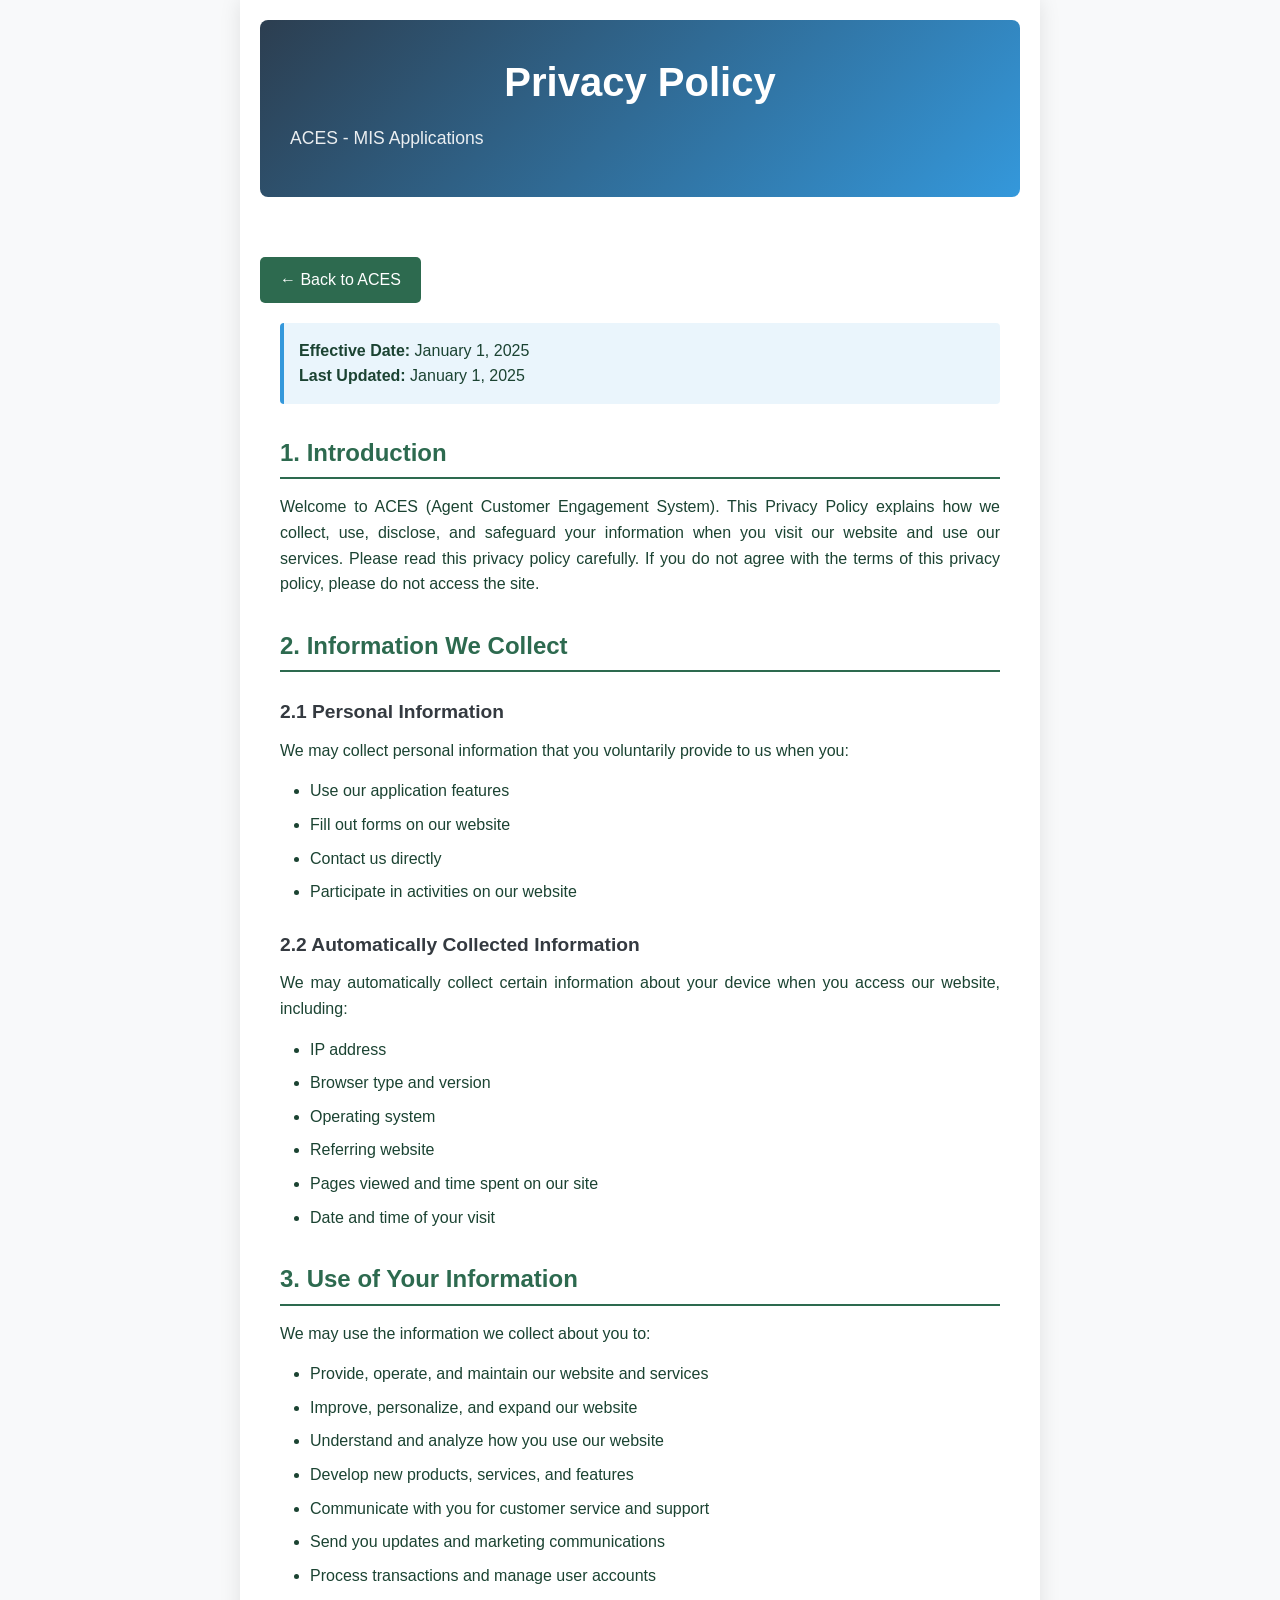
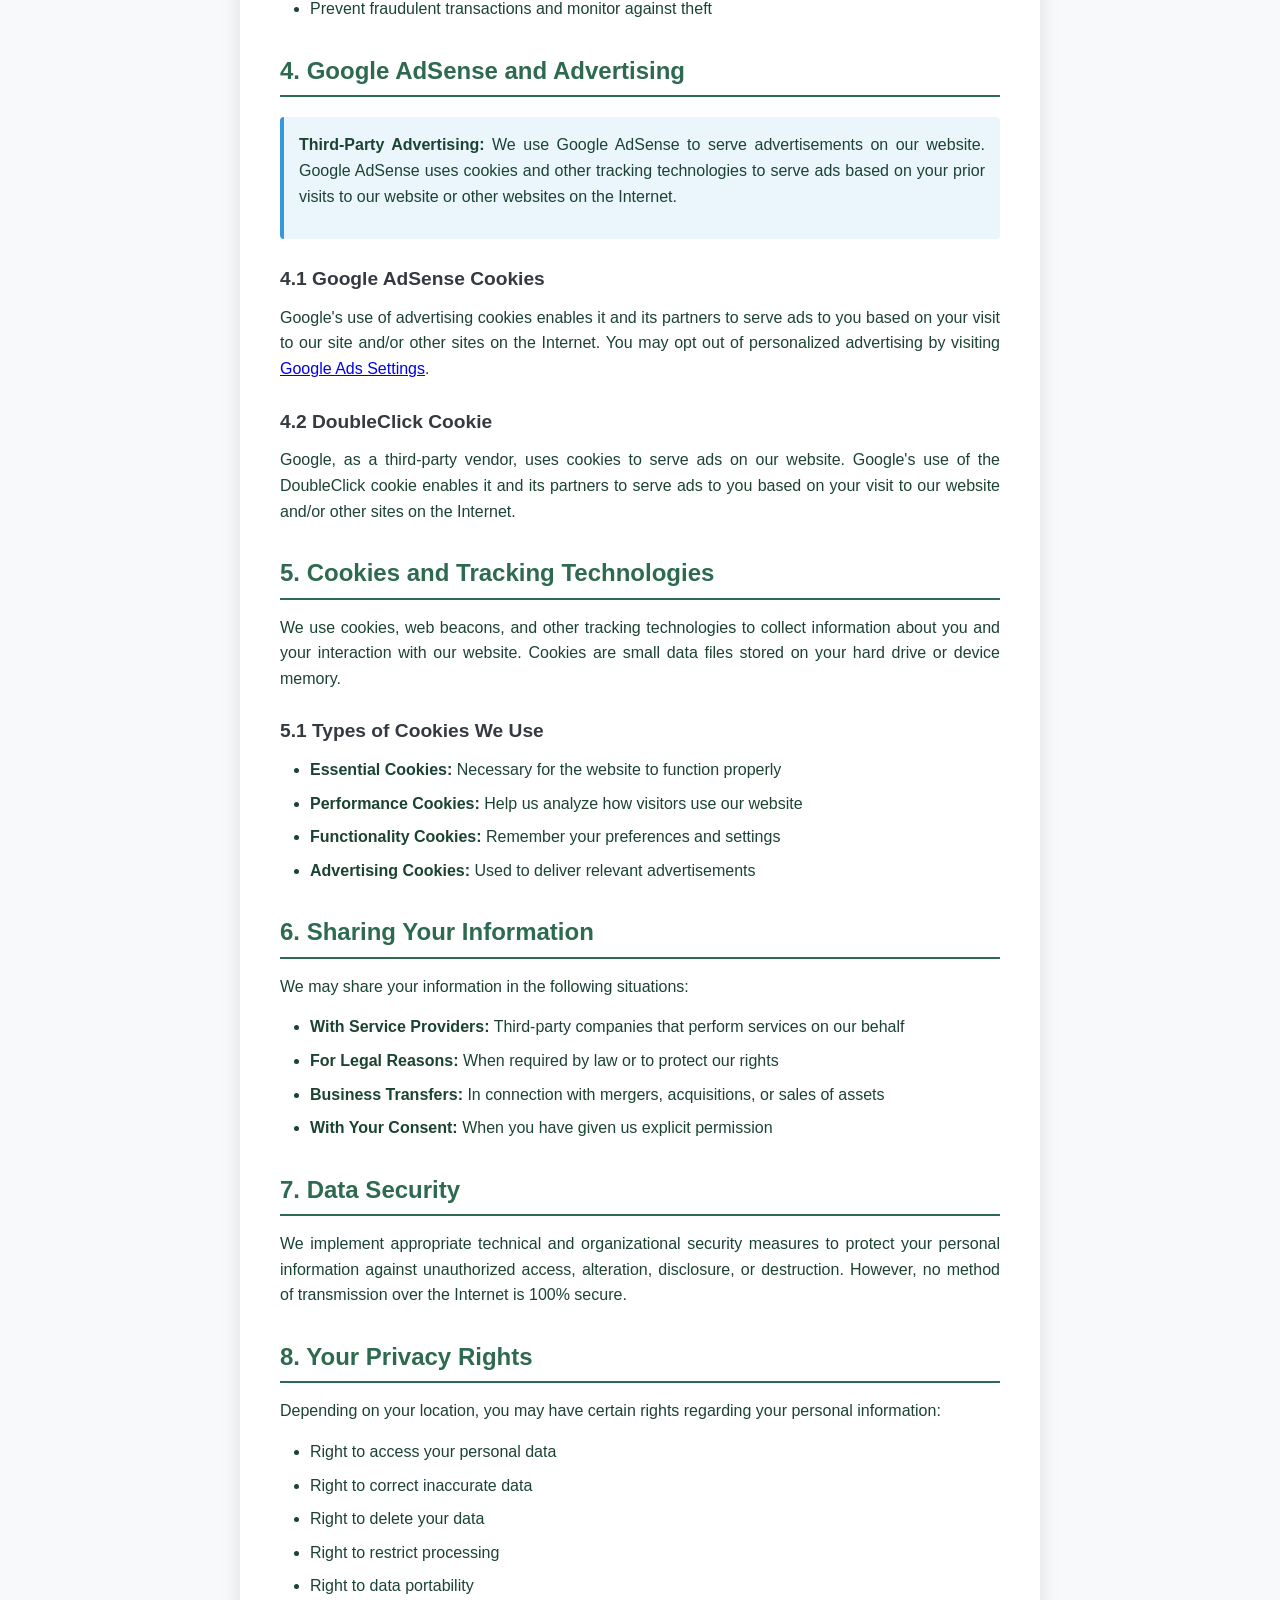
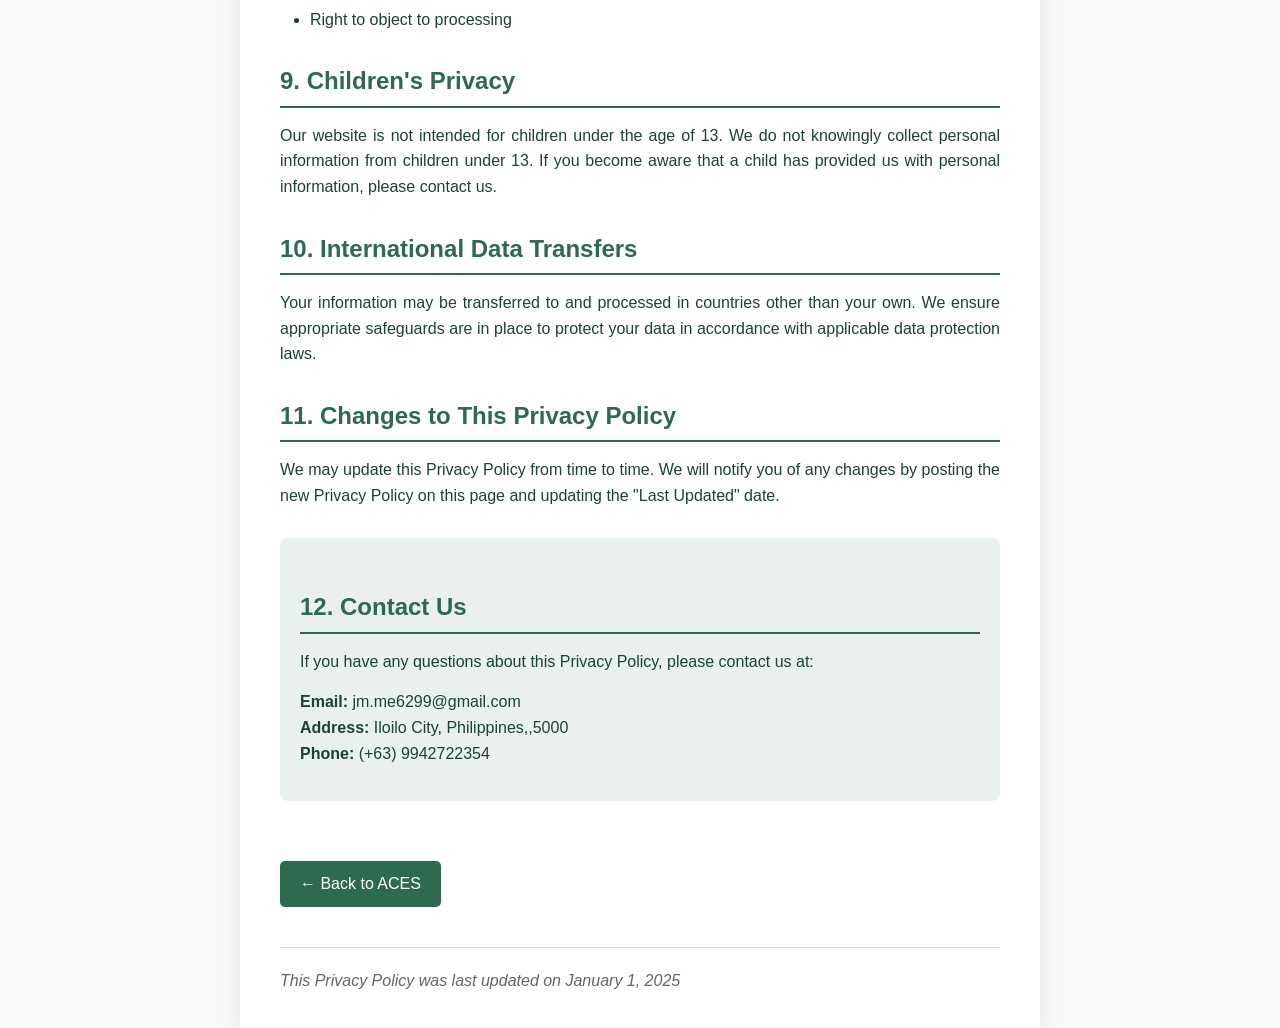
<file: privacy-policy.html>
<!DOCTYPE html>
<html lang="en">
<head>
    <meta charset="UTF-8">
    <meta name="viewport" content="width=device-width, initial-scale=1.0">
    <meta name="google-adsense-account" content="ca-pub-6978764838614552">
    <title>Privacy Policy - ACES</title>
    <style>
        :root {
            --primary-color: #2d6a4f;
            --secondary-color: #343a40;
            --background-color: #f8f9fa;
            --text-color: #1b4332;
            --white: #ffffff;
        }

        * {
            margin: 0;
            padding: 0;
            box-sizing: border-box;
        }

        body {
            font-family: 'Inter', -apple-system, BlinkMacSystemFont, 'Segoe UI', sans-serif;
            background: var(--background-color);
            line-height: 1.6;
            color: var(--text-color);
        }

        .container {
            max-width: 800px;
            margin: 0 auto;
            padding: 20px;
            background: white;
            min-height: 100vh;
            box-shadow: 0 0 20px rgba(0,0,0,0.1);
        }

        .header {
            background: linear-gradient(135deg, #2c3e50, #3498db);
            color: white;
            padding: 30px;
            border-radius: 8px;
            margin-bottom: 30px;
            text-align: center;
        }

        .header h1 {
            font-size: 2.5rem;
            margin-bottom: 10px;
        }

        .header p {
            opacity: 0.9;
            font-size: 1.1rem;
        }

        .content {
            padding: 0 20px;
        }

        h2 {
            color: var(--primary-color);
            margin-top: 30px;
            margin-bottom: 15px;
            font-size: 1.5rem;
            border-bottom: 2px solid var(--primary-color);
            padding-bottom: 5px;
        }

        h3 {
            color: var(--secondary-color);
            margin-top: 25px;
            margin-bottom: 10px;
            font-size: 1.2rem;
        }

        p {
            margin-bottom: 15px;
            text-align: justify;
        }

        ul {
            margin-left: 30px;
            margin-bottom: 15px;
        }

        ul li {
            margin-bottom: 8px;
        }

        .highlight {
            background: rgba(52, 152, 219, 0.1);
            padding: 15px;
            border-left: 4px solid #3498db;
            margin: 20px 0;
            border-radius: 4px;
        }

        .contact-info {
            background: rgba(45, 106, 79, 0.1);
            padding: 20px;
            border-radius: 8px;
            margin: 30px 0;
        }

        .back-link {
            display: inline-block;
            background: var(--primary-color);
            color: white;
            padding: 10px 20px;
            text-decoration: none;
            border-radius: 5px;
            margin-top: 30px;
            transition: background 0.3s ease;
        }

        .back-link:hover {
            background: var(--secondary-color);
        }

        .last-updated {
            text-align: center;
            color: #666;
            font-style: italic;
            margin-top: 40px;
            padding-top: 20px;
            border-top: 1px solid #ddd;
        }
    </style>
    <script async src="https://pagead2.googlesyndication.com/pagead/js/adsbygoogle.js?client=ca-pub-6978764838614552"
     crossorigin="anonymous"></script>
</head>
<body>
    <div class="container">
        <div class="header">
            <h1>Privacy Policy</h1>
            <p>ACES - MIS Applications</p>
        </div>

        <a href="index.html" class="back-link">← Back to ACES</a>

        <div class="content">
            <div class="highlight">
                <strong>Effective Date:</strong> January 1, 2025<br>
                <strong>Last Updated:</strong> January 1, 2025
            </div>

            <h2>1. Introduction</h2>
            <p>Welcome to ACES (Agent Customer Engagement System). This Privacy Policy explains how we collect, use, disclose, and safeguard your information when you visit our website and use our services. Please read this privacy policy carefully. If you do not agree with the terms of this privacy policy, please do not access the site.</p>

            <h2>2. Information We Collect</h2>
            
            <h3>2.1 Personal Information</h3>
            <p>We may collect personal information that you voluntarily provide to us when you:</p>
            <ul>
                <li>Use our application features</li>
                <li>Fill out forms on our website</li>
                <li>Contact us directly</li>
                <li>Participate in activities on our website</li>
            </ul>

            <h3>2.2 Automatically Collected Information</h3>
            <p>We may automatically collect certain information about your device when you access our website, including:</p>
            <ul>
                <li>IP address</li>
                <li>Browser type and version</li>
                <li>Operating system</li>
                <li>Referring website</li>
                <li>Pages viewed and time spent on our site</li>
                <li>Date and time of your visit</li>
            </ul>

            <h2>3. Use of Your Information</h2>
            <p>We may use the information we collect about you to:</p>
            <ul>
                <li>Provide, operate, and maintain our website and services</li>
                <li>Improve, personalize, and expand our website</li>
                <li>Understand and analyze how you use our website</li>
                <li>Develop new products, services, and features</li>
                <li>Communicate with you for customer service and support</li>
                <li>Send you updates and marketing communications</li>
                <li>Process transactions and manage user accounts</li>
                <li>Prevent fraudulent transactions and monitor against theft</li>
            </ul>

            <h2>4. Google AdSense and Advertising</h2>
            <div class="highlight">
                <p><strong>Third-Party Advertising:</strong> We use Google AdSense to serve advertisements on our website. Google AdSense uses cookies and other tracking technologies to serve ads based on your prior visits to our website or other websites on the Internet.</p>
            </div>
            
            <h3>4.1 Google AdSense Cookies</h3>
            <p>Google's use of advertising cookies enables it and its partners to serve ads to you based on your visit to our site and/or other sites on the Internet. You may opt out of personalized advertising by visiting <a href="https://www.google.com/settings/ads" target="_blank">Google Ads Settings</a>.</p>

            <h3>4.2 DoubleClick Cookie</h3>
            <p>Google, as a third-party vendor, uses cookies to serve ads on our website. Google's use of the DoubleClick cookie enables it and its partners to serve ads to you based on your visit to our website and/or other sites on the Internet.</p>

            <h2>5. Cookies and Tracking Technologies</h2>
            <p>We use cookies, web beacons, and other tracking technologies to collect information about you and your interaction with our website. Cookies are small data files stored on your hard drive or device memory.</p>

            <h3>5.1 Types of Cookies We Use</h3>
            <ul>
                <li><strong>Essential Cookies:</strong> Necessary for the website to function properly</li>
                <li><strong>Performance Cookies:</strong> Help us analyze how visitors use our website</li>
                <li><strong>Functionality Cookies:</strong> Remember your preferences and settings</li>
                <li><strong>Advertising Cookies:</strong> Used to deliver relevant advertisements</li>
            </ul>

            <h2>6. Sharing Your Information</h2>
            <p>We may share your information in the following situations:</p>
            <ul>
                <li><strong>With Service Providers:</strong> Third-party companies that perform services on our behalf</li>
                <li><strong>For Legal Reasons:</strong> When required by law or to protect our rights</li>
                <li><strong>Business Transfers:</strong> In connection with mergers, acquisitions, or sales of assets</li>
                <li><strong>With Your Consent:</strong> When you have given us explicit permission</li>
            </ul>

            <h2>7. Data Security</h2>
            <p>We implement appropriate technical and organizational security measures to protect your personal information against unauthorized access, alteration, disclosure, or destruction. However, no method of transmission over the Internet is 100% secure.</p>

            <h2>8. Your Privacy Rights</h2>
            <p>Depending on your location, you may have certain rights regarding your personal information:</p>
            <ul>
                <li>Right to access your personal data</li>
                <li>Right to correct inaccurate data</li>
                <li>Right to delete your data</li>
                <li>Right to restrict processing</li>
                <li>Right to data portability</li>
                <li>Right to object to processing</li>
            </ul>

            <h2>9. Children's Privacy</h2>
            <p>Our website is not intended for children under the age of 13. We do not knowingly collect personal information from children under 13. If you become aware that a child has provided us with personal information, please contact us.</p>

            <h2>10. International Data Transfers</h2>
            <p>Your information may be transferred to and processed in countries other than your own. We ensure appropriate safeguards are in place to protect your data in accordance with applicable data protection laws.</p>

            <h2>11. Changes to This Privacy Policy</h2>
            <p>We may update this Privacy Policy from time to time. We will notify you of any changes by posting the new Privacy Policy on this page and updating the "Last Updated" date.</p>

            <div class="contact-info">
                <h2>12. Contact Us</h2>
                <p>If you have any questions about this Privacy Policy, please contact us at:</p>
                <p><strong>Email:</strong> jm.me6299@gmail.com <br>
                <strong>Address:</strong> Iloilo City, Philippines,,5000<br>
                <strong>Phone:</strong> (+63) 9942722354</p>
            </div>

            <a href="index.html" class="back-link">← Back to ACES</a>

            <div class="last-updated">
                <p>This Privacy Policy was last updated on January 1, 2025</p>
            </div>
        </div>
    </div>
</body>
</html>
</file>
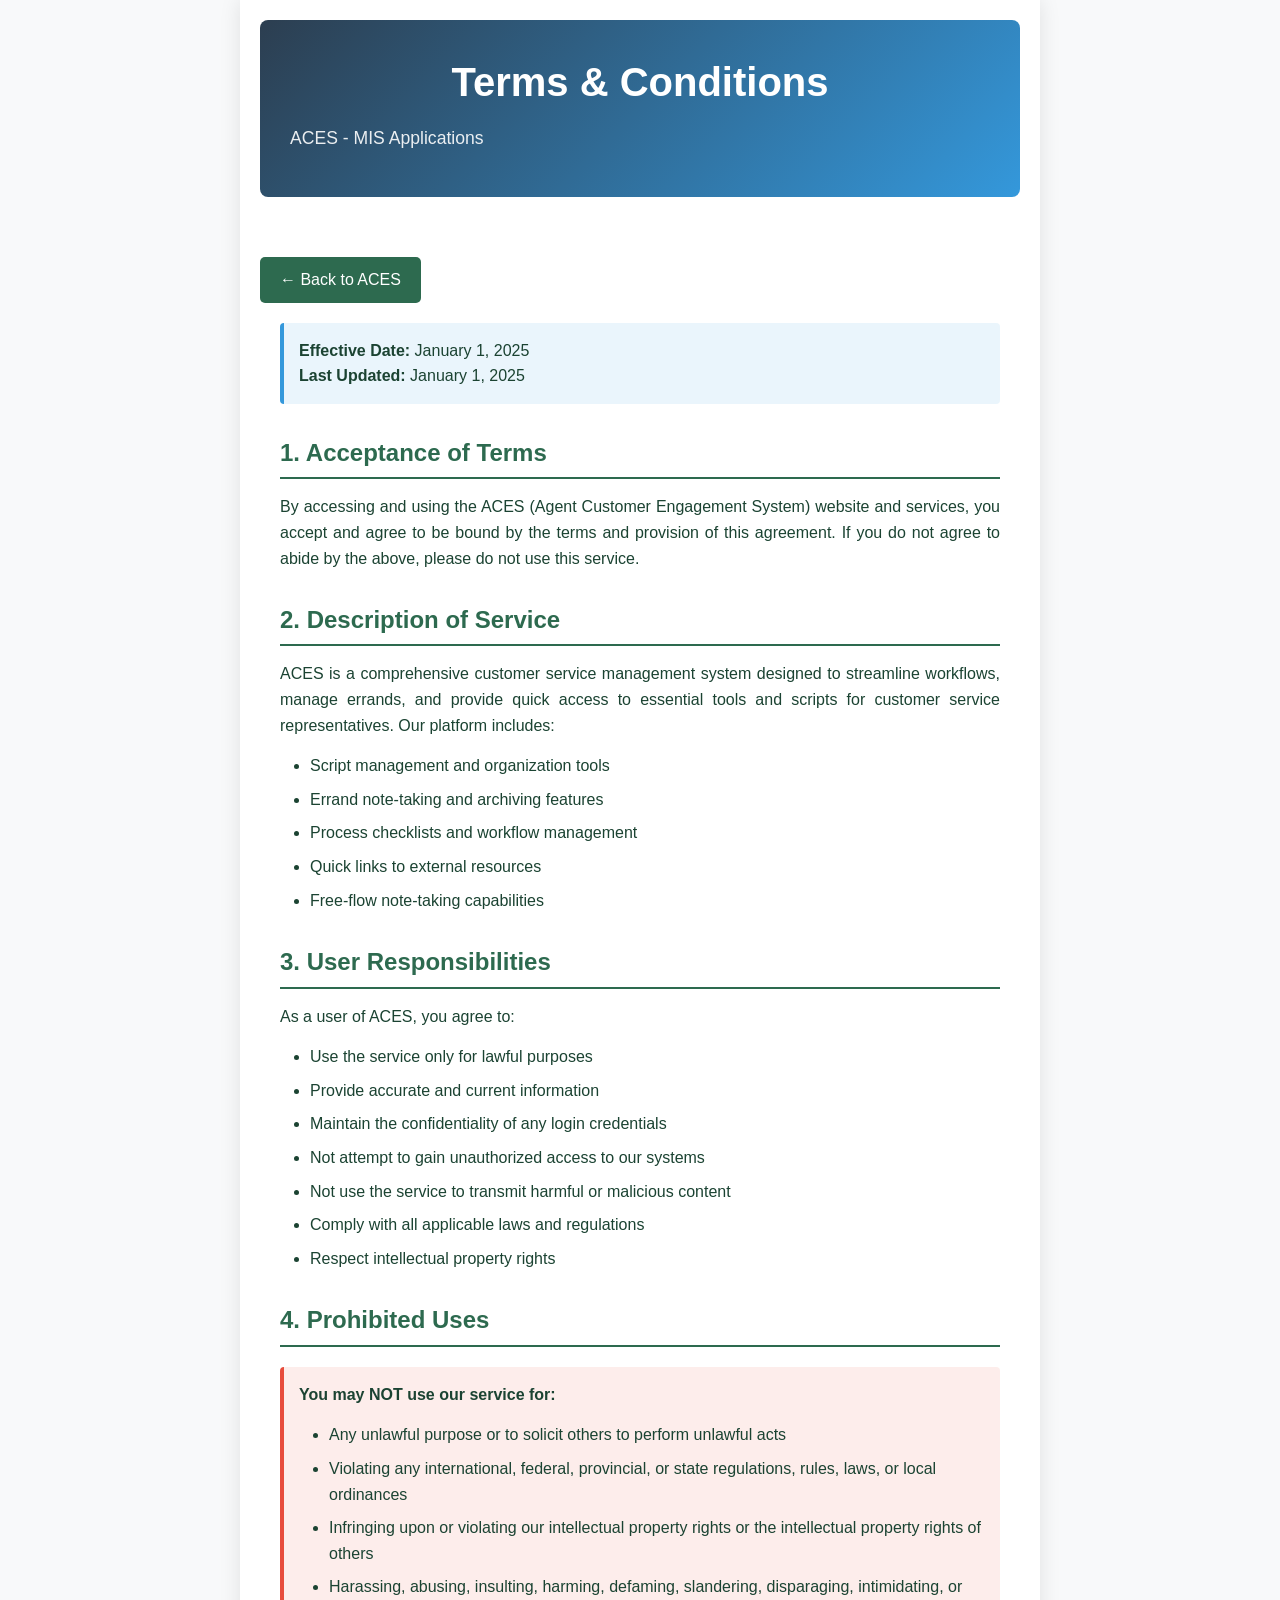
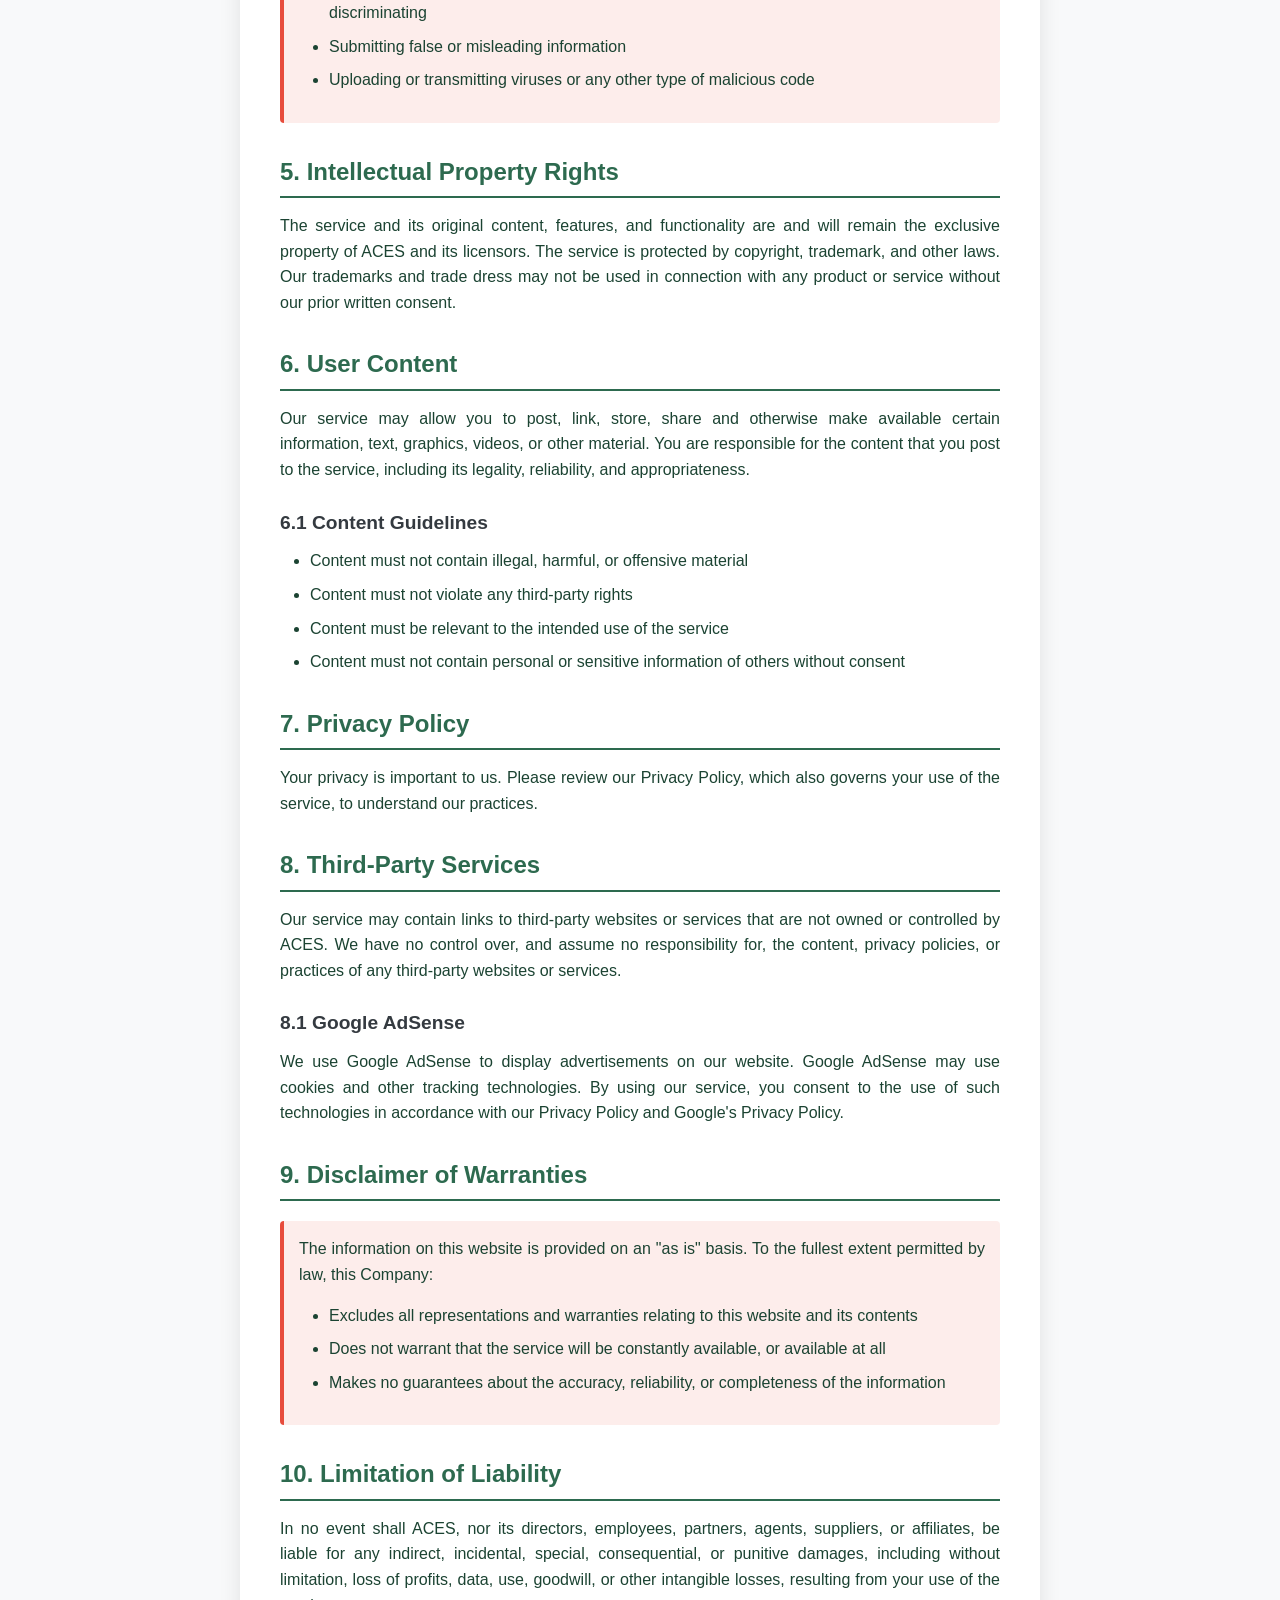
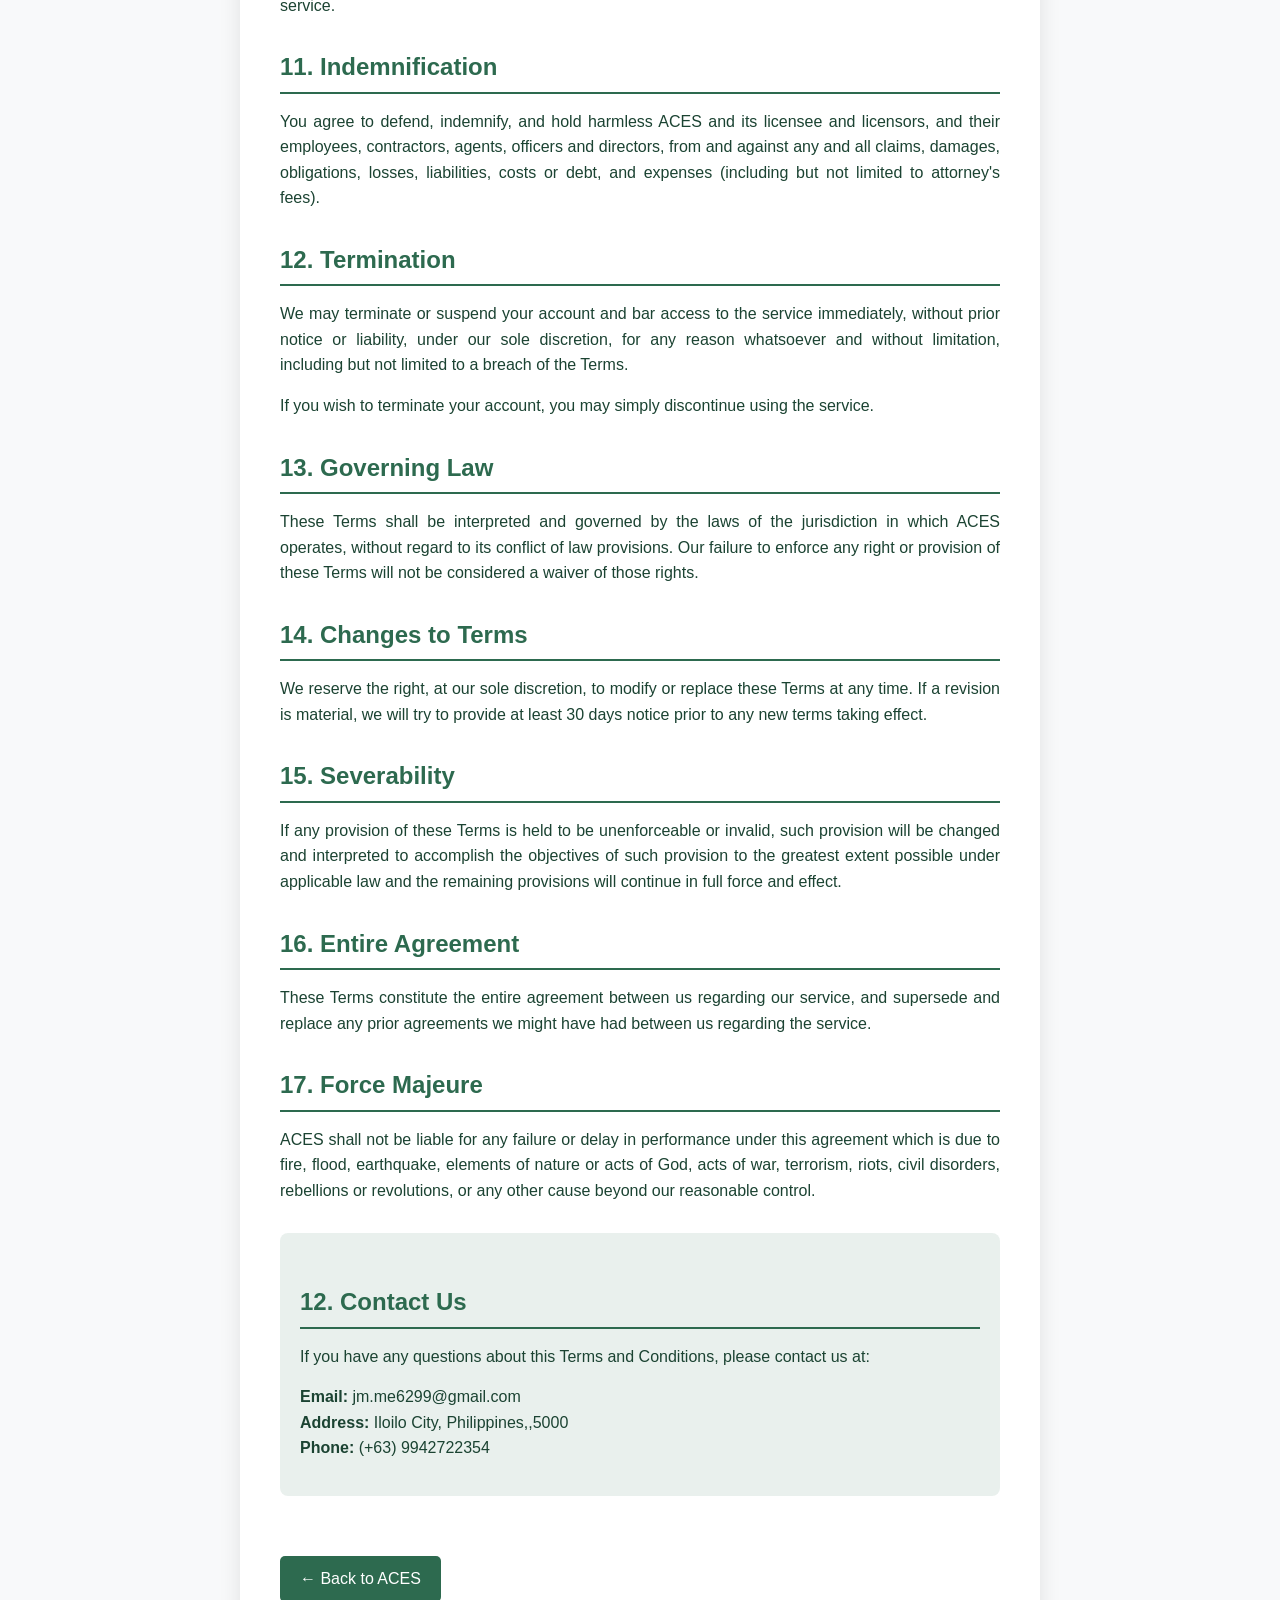
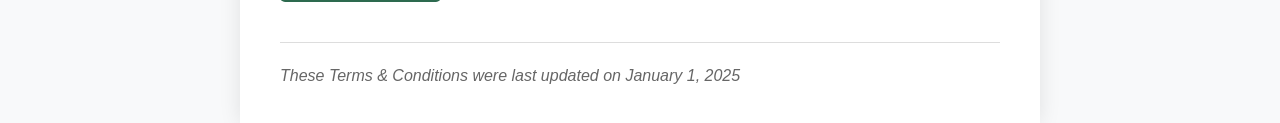
<file: terms-conditions.html>
<!DOCTYPE html>
<html lang="en">
<head>
    <meta charset="UTF-8">
    <meta name="viewport" content="width=device-width, initial-scale=1.0">
    <meta name="google-adsense-account" content="ca-pub-6978764838614552">
    <title>Terms & Conditions - ACES</title>
    <style>
        :root {
            --primary-color: #2d6a4f;
            --secondary-color: #343a40;
            --background-color: #f8f9fa;
            --text-color: #1b4332;
            --white: #ffffff;
        }

        * {
            margin: 0;
            padding: 0;
            box-sizing: border-box;
        }

        body {
            font-family: 'Inter', -apple-system, BlinkMacSystemFont, 'Segoe UI', sans-serif;
            background: var(--background-color);
            line-height: 1.6;
            color: var(--text-color);
        }

        .container {
            max-width: 800px;
            margin: 0 auto;
            padding: 20px;
            background: white;
            min-height: 100vh;
            box-shadow: 0 0 20px rgba(0,0,0,0.1);
        }

        .header {
            background: linear-gradient(135deg, #2c3e50, #3498db);
            color: white;
            padding: 30px;
            border-radius: 8px;
            margin-bottom: 30px;
            text-align: center;
        }

        .header h1 {
            font-size: 2.5rem;
            margin-bottom: 10px;
        }

        .header p {
            opacity: 0.9;
            font-size: 1.1rem;
        }

        .content {
            padding: 0 20px;
        }

        h2 {
            color: var(--primary-color);
            margin-top: 30px;
            margin-bottom: 15px;
            font-size: 1.5rem;
            border-bottom: 2px solid var(--primary-color);
            padding-bottom: 5px;
        }

        h3 {
            color: var(--secondary-color);
            margin-top: 25px;
            margin-bottom: 10px;
            font-size: 1.2rem;
        }

        p {
            margin-bottom: 15px;
            text-align: justify;
        }

        ul {
            margin-left: 30px;
            margin-bottom: 15px;
        }

        ul li {
            margin-bottom: 8px;
        }

        .highlight {
            background: rgba(52, 152, 219, 0.1);
            padding: 15px;
            border-left: 4px solid #3498db;
            margin: 20px 0;
            border-radius: 4px;
        }

        .warning {
            background: rgba(231, 76, 60, 0.1);
            padding: 15px;
            border-left: 4px solid #e74c3c;
            margin: 20px 0;
            border-radius: 4px;
        }

        .contact-info {
            background: rgba(45, 106, 79, 0.1);
            padding: 20px;
            border-radius: 8px;
            margin: 30px 0;
        }

        .back-link {
            display: inline-block;
            background: var(--primary-color);
            color: white;
            padding: 10px 20px;
            text-decoration: none;
            border-radius: 5px;
            margin-top: 30px;
            transition: background 0.3s ease;
        }

        .back-link:hover {
            background: var(--secondary-color);
        }

        .last-updated {
            text-align: center;
            color: #666;
            font-style: italic;
            margin-top: 40px;
            padding-top: 20px;
            border-top: 1px solid #ddd;
        }
    </style>
    <script async src="https://pagead2.googlesyndication.com/pagead/js/adsbygoogle.js?client=ca-pub-6978764838614552"
     crossorigin="anonymous"></script>
</head>
<body>
    <div class="container">
        <div class="header">
            <h1>Terms & Conditions</h1>
            <p>ACES - MIS Applications</p>
        </div>

        <a href="index.html" class="back-link">← Back to ACES</a>

        <div class="content">
            <div class="highlight">
                <strong>Effective Date:</strong> January 1, 2025<br>
                <strong>Last Updated:</strong> January 1, 2025
            </div>

            <h2>1. Acceptance of Terms</h2>
            <p>By accessing and using the ACES (Agent Customer Engagement System) website and services, you accept and agree to be bound by the terms and provision of this agreement. If you do not agree to abide by the above, please do not use this service.</p>

            <h2>2. Description of Service</h2>
            <p>ACES is a comprehensive customer service management system designed to streamline workflows, manage errands, and provide quick access to essential tools and scripts for customer service representatives. Our platform includes:</p>
            <ul>
                <li>Script management and organization tools</li>
                <li>Errand note-taking and archiving features</li>
                <li>Process checklists and workflow management</li>
                <li>Quick links to external resources</li>
                <li>Free-flow note-taking capabilities</li>
            </ul>

            <h2>3. User Responsibilities</h2>
            <p>As a user of ACES, you agree to:</p>
            <ul>
                <li>Use the service only for lawful purposes</li>
                <li>Provide accurate and current information</li>
                <li>Maintain the confidentiality of any login credentials</li>
                <li>Not attempt to gain unauthorized access to our systems</li>
                <li>Not use the service to transmit harmful or malicious content</li>
                <li>Comply with all applicable laws and regulations</li>
                <li>Respect intellectual property rights</li>
            </ul>

            <h2>4. Prohibited Uses</h2>
            <div class="warning">
                <p><strong>You may NOT use our service for:</strong></p>
                <ul>
                    <li>Any unlawful purpose or to solicit others to perform unlawful acts</li>
                    <li>Violating any international, federal, provincial, or state regulations, rules, laws, or local ordinances</li>
                    <li>Infringing upon or violating our intellectual property rights or the intellectual property rights of others</li>
                    <li>Harassing, abusing, insulting, harming, defaming, slandering, disparaging, intimidating, or discriminating</li>
                    <li>Submitting false or misleading information</li>
                    <li>Uploading or transmitting viruses or any other type of malicious code</li>
                </ul>
            </div>

            <h2>5. Intellectual Property Rights</h2>
            <p>The service and its original content, features, and functionality are and will remain the exclusive property of ACES and its licensors. The service is protected by copyright, trademark, and other laws. Our trademarks and trade dress may not be used in connection with any product or service without our prior written consent.</p>

            <h2>6. User Content</h2>
            <p>Our service may allow you to post, link, store, share and otherwise make available certain information, text, graphics, videos, or other material. You are responsible for the content that you post to the service, including its legality, reliability, and appropriateness.</p>

            <h3>6.1 Content Guidelines</h3>
            <ul>
                <li>Content must not contain illegal, harmful, or offensive material</li>
                <li>Content must not violate any third-party rights</li>
                <li>Content must be relevant to the intended use of the service</li>
                <li>Content must not contain personal or sensitive information of others without consent</li>
            </ul>

            <h2>7. Privacy Policy</h2>
            <p>Your privacy is important to us. Please review our Privacy Policy, which also governs your use of the service, to understand our practices.</p>

            <h2>8. Third-Party Services</h2>
            <p>Our service may contain links to third-party websites or services that are not owned or controlled by ACES. We have no control over, and assume no responsibility for, the content, privacy policies, or practices of any third-party websites or services.</p>

            <h3>8.1 Google AdSense</h3>
            <p>We use Google AdSense to display advertisements on our website. Google AdSense may use cookies and other tracking technologies. By using our service, you consent to the use of such technologies in accordance with our Privacy Policy and Google's Privacy Policy.</p>

            <h2>9. Disclaimer of Warranties</h2>
            <div class="warning">
                <p>The information on this website is provided on an "as is" basis. To the fullest extent permitted by law, this Company:</p>
                <ul>
                    <li>Excludes all representations and warranties relating to this website and its contents</li>
                    <li>Does not warrant that the service will be constantly available, or available at all</li>
                    <li>Makes no guarantees about the accuracy, reliability, or completeness of the information</li>
                </ul>
            </div>

            <h2>10. Limitation of Liability</h2>
            <p>In no event shall ACES, nor its directors, employees, partners, agents, suppliers, or affiliates, be liable for any indirect, incidental, special, consequential, or punitive damages, including without limitation, loss of profits, data, use, goodwill, or other intangible losses, resulting from your use of the service.</p>

            <h2>11. Indemnification</h2>
            <p>You agree to defend, indemnify, and hold harmless ACES and its licensee and licensors, and their employees, contractors, agents, officers and directors, from and against any and all claims, damages, obligations, losses, liabilities, costs or debt, and expenses (including but not limited to attorney's fees).</p>

            <h2>12. Termination</h2>
            <p>We may terminate or suspend your account and bar access to the service immediately, without prior notice or liability, under our sole discretion, for any reason whatsoever and without limitation, including but not limited to a breach of the Terms.</p>

            <p>If you wish to terminate your account, you may simply discontinue using the service.</p>

            <h2>13. Governing Law</h2>
            <p>These Terms shall be interpreted and governed by the laws of the jurisdiction in which ACES operates, without regard to its conflict of law provisions. Our failure to enforce any right or provision of these Terms will not be considered a waiver of those rights.</p>

            <h2>14. Changes to Terms</h2>
            <p>We reserve the right, at our sole discretion, to modify or replace these Terms at any time. If a revision is material, we will try to provide at least 30 days notice prior to any new terms taking effect.</p>

            <h2>15. Severability</h2>
            <p>If any provision of these Terms is held to be unenforceable or invalid, such provision will be changed and interpreted to accomplish the objectives of such provision to the greatest extent possible under applicable law and the remaining provisions will continue in full force and effect.</p>

            <h2>16. Entire Agreement</h2>
            <p>These Terms constitute the entire agreement between us regarding our service, and supersede and replace any prior agreements we might have had between us regarding the service.</p>

            <h2>17. Force Majeure</h2>
            <p>ACES shall not be liable for any failure or delay in performance under this agreement which is due to fire, flood, earthquake, elements of nature or acts of God, acts of war, terrorism, riots, civil disorders, rebellions or revolutions, or any other cause beyond our reasonable control.</p>

            <div class="contact-info">
                <h2>12. Contact Us</h2>
                <p>If you have any questions about this Terms and Conditions, please contact us at:</p>
                <p><strong>Email:</strong> jm.me6299@gmail.com <br>
                <strong>Address:</strong> Iloilo City, Philippines,,5000<br>
                <strong>Phone:</strong> (+63) 9942722354</p>
            </div>

            <a href="index.html" class="back-link">← Back to ACES</a>

            <div class="last-updated">
                <p>These Terms & Conditions were last updated on January 1, 2025</p>
            </div>
        </div>
    </div>
</body>
</html>
</file>
<file: app-style.css>
@import url('https://fonts.googleapis.com/css2?family=Inter:wght@300;400;500;600;700&display=swap');

:root {
    --primary-color: #2d6a4f;
    --secondary-color: #343a40;
    --background-color: #f8f9fa;
    --text-color: #1b4332;
    --white: #ffffff;
    --shadow: 0 2px 4px rgba(0,0,0,0.1);
    --transition: all 0.3s ease;
    --script-header-bck: linear-gradient(to right, #2980b9, #BC6C25);
    
    /* New Variables */
    --sidebar-width: 90px;
    --header-height: 52px;
    --accent-amber: #BC6C25;
    --accent-blue: #3498db;
    --sidebar-bg: #1e2d3d;
    --nav-active-bg: rgba(188,108,37,0.15);
}

* { margin: 0; padding: 0; box-sizing: border-box; }

body {
    font-family: 'Inter', -apple-system, BlinkMacSystemFont, 'Segoe UI', sans-serif;
    background: var(--background-color);
    line-height: 1.6;
    color: var(--text-color);
    overflow-y: scroll;
}

.app-container { min-height: 100vh; max-width: 100vw; margin: 0 auto; }

.head-banner {
    display: flex;
    justify-content: space-between;
    left: 0;
    align-items: center;
    background: linear-gradient(135deg, #1a252f, #2c3e50);
    height: 52px;
    color: var(--white);
    position: sticky;
    top: 0px;
    z-index: 101;
    border-bottom: 1px solid rgba(52,152,219,0.3);
    box-shadow: 0 2px 12px rgba(0,0,0,0.3);
    gap: 8px;
    padding: 0 12px;
}

.head-logo { display: flex; flex-direction: column; align-items: center; width: 200px; }
.head-logo img { height: 36px; object-fit: contain; }
.head-logo h3 { font-size: 14px; font-weight: 900; letter-spacing: 0.5em; }
.head-logo h4 { font-size: 10px; opacity: 0.9; }

.searchbar-group {
    display: flex;
    background: rgba(255, 255, 255, 0.1);
    border-radius: 12px;
    position: relative;
    backdrop-filter: blur(8px);
    border: 1px solid rgba(255,255,255,0.15);
    gap: 4px;
    padding: 4px 6px;
}

#channel-selection {
    background: transparent;
    border: none;
    color: var(--white);
    cursor: pointer;
    border-radius: 12px;
    padding: 0.5rem;
}

#channel-selection option { background: var(--primary-color); color: var(--white); }

#search-input {
    background: rgba(255, 255, 255, 0.2);
    border: none;
    padding: 6px 12px;
    border-radius: 12px;
    color: var(--white);
    width: 220px;
    font-size: 13px;
    transition: width 0.3s ease;
}

#search-input:focus {
    outline: none;
    background: rgba(255,255,255,0.28);
    width: 260px;
}

.search-clear-btn {
    position: absolute;
    right: 45px;
    top: 50%;
    transform: translateY(-50%);
    background: none;
    border: none;
    color: #ffffff;
    cursor: pointer;
    font-size: 14px;
    display: none;
    z-index: 10;
    padding: 5px;
    border-radius: 50%;
    transition: all 0.2s ease;
}

.search-clear-btn:hover { color: #333; background-color: rgba(0,0,0,0.05); }

#search-input::placeholder { color: rgba(255, 255, 255, 0.7); }

#search-action {
    background: transparent;
    border: none;
    color: var(--white);
    cursor: pointer;
    padding: 0 0.2rem;
    transition: var(--transition);
}

#search-action:hover { transform: scale(1.1); }

.quick-link button {
    background: linear-gradient(135deg, #2c3e50, #3498db);
    border: 2px solid var(--secondary-color);
    border-radius: 12px;
    padding: 0.5rem 1rem;
    transition: var(--transition);
    box-shadow: 0 4px 15px rgba(0, 0, 0, 0.2);
}

.quick-link a {
    color: var(--white);
    text-decoration: none;
    display: flex;
    align-items: center;
    gap: 0.5rem;
    font-size: 10px;
}

.quick-link button:hover { background: var(--primary-color); border: 2px solid var(--primary-color); }

.script-canvas-reset button {
    background: linear-gradient(135deg, #d3167e, #db4734);
    border: 2px solid var(--secondary-color);
    border-radius: 12px;
    padding: 0.5rem 1rem;
    transition: var(--transition);
    box-shadow: 0 4px 15px rgba(0, 0, 0, 0.2);
    color: #000000;
}

.script-canvas-reset button:hover { background: linear-gradient(135deg, #eb0404, #fc0707); color: #ffffff; }

.agent-user-input {
    display: flex; align-items: center; gap: 0.1rem;
    background: rgba(255, 255, 255, 0.1);
    padding: 0.1rem 0.5rem;
    border-radius: 12px;
    border: 1px solid transparent;
    transition: all 0.3s ease;
}
.agent-user-input:focus-within {
    background: rgba(255, 255, 255, 0.15);
    border: 1px solid rgba(52, 152, 219, 0.6);
    box-shadow: 0 0 8px rgba(52, 152, 219, 0.3);
}

.customer-input {
    display: flex; align-items: center; gap: 0.1rem;
    background: rgba(28, 146, 101, 0.76);
    padding: 0.1rem 0.5rem;
    border-radius: 12px;
    border: 1px solid transparent;
    transition: all 0.3s ease;
}
.customer-input:focus-within {
    background: rgba(28, 146, 101, 0.95);
    border: 1px solid rgba(137, 255, 137, 0.6);
    box-shadow: 0 0 8px rgba(137, 255, 137, 0.4);
}

#customer, #user {
    background: transparent;
    border: none;
    color: var(--white);
    padding: 0.3rem;
    outline: none;
}

#user::placeholder { color: rgba(255, 255, 255, 0.7); transition: color 0.3s; }
#user:focus::placeholder { color: rgba(255, 255, 255, 0.9); }

#customer::placeholder { color: rgba(247, 247, 247, 0.932); transition: color 0.3s; }
#customer:focus::placeholder { color: rgba(255, 255, 255, 1); }

.app-body { display: flex; }

.side-panel {
    position: sticky;
    width: 90px;
    background: #1e2d3d;
    display: flex;
    flex-direction: column;
    height: calc(100vh - 52px);
    top: 52px;
    border-right: 1px solid rgba(52,152,219,0.2);
    gap: 4px;
    padding-top: 16px;
}

.nav-item {
    justify-content: center;
    color: var(--white);
    cursor: pointer;
    margin-left: 5px;
    position: relative;
    align-items: center;
    border-left: 3px solid transparent;
    padding: 10px 6px;
    transition: border-color 0.2s, background 0.2s;
}

.nav-item #links-page-action {
    background: linear-gradient(135deg, #08552b, #2ccfba);
    border-radius: 8px;
    padding: 8px;
}

.nav-item h3 { font-size: 9px; font-weight: 500; letter-spacing: 0.3px; text-align: center; }

.nav-item.active {
    background: rgba(188,108,37,0.12);
    border-left-color: #BC6C25;
    border-radius: 0;
}

.nav-item:hover {
    background: rgba(255,255,255,0.07);
    border-left-color: rgba(188,108,37,0.5);
    border-radius: 0;
}

.nav-item button {
    background: transparent;
    border: none;
    color: var(--white);
    cursor: pointer;
    width: 100%;
    display: flex;
    flex-direction: column;
    align-items: center;
    gap: 4px;
}

.nav-tooltip {
    position: fixed;
    left: -9999px;
    color: #ffffff;
    padding: 0.25rem 0.75rem;
    border-radius: 12px;
    font-weight: 500;
    letter-spacing: 0.5px;
    white-space: nowrap;
    pointer-events: none;
    opacity: 0;
    transform: translateX(-10px);
    transition: all 0.3s ease;
    z-index: 1000;
    background: linear-gradient(135deg, #1a252f 0%, #2c3e50 100%);
    border: 1px solid rgba(52,152,219,0.4);
    box-shadow: 0 8px 24px rgba(0,0,0,0.4);
    font-size: 0.8rem;
}

.nav-tooltip::before {
    content: '';
    position: absolute;
    left: -6px;
    top: 50%;
    transform: translateY(-50%);
    border-width: 6px;
    border-style: solid;
    border-color: transparent #2c3e50 transparent transparent;
    z-index: 1000;
}

.nav-tooltip.visible { opacity: 1; transform: translateX(0); z-index: 1000; }

.main-page {
    flex: 1;
    background: linear-gradient(to right, var(--secondary-color), var(--primary-color));
    height: calc(100vh - 52px); 
    overflow-y: auto;
    padding-bottom: 50px;
}

.sub-page { display: none; }
.sub-page.active { display: block; }

.script-nav-container {
    justify-content: space-evenly;
    padding: 4px 10px 2px 10px;
    display: flex;
    gap: 0.25rem;
    margin-bottom: 0.5rem;
    border-bottom: 8px solid #2c3e50;
    position: sticky;
    flex-wrap: wrap;
    z-index: 100;
    flex: 1;
    background: linear-gradient(135deg, #2c4a47, #3a5c5a);
    top: 0;
    box-shadow: 0 2px 8px rgba(0,0,0,0.2);
}

.script-nav-container button {
    font-size: 12px;
    border: none;
    border-radius: 12px;
    background: linear-gradient(135deg, #2c3e50, #3498db);
    box-shadow: 0 4px 15px rgba(0, 0, 0, 0.2);
    color: var(--background-color);
    cursor: pointer;
    transition: var(--transition);
    letter-spacing: 0.3px;
    padding: 5px 10px;
    margin: 2px;
}

.script-nav-container button.active { background: #BC6C25; color: var(--white); }
.script-nav-container button:hover:not(.active) { background: var(--secondary-color); color: var(--white); }

.script-canvas { background: transparent; }

.script-module { display: none; }
.script-module.active {
    display: grid;
    grid-template-columns: 1fr 3fr;
    padding: 5px;
    margin: 2px;
    border-radius: 8px;
}

.script-title-chat { display: none; }
.script-title-chat.active {
    grid-column: 1;
    display: flex;
    flex-direction: column;
    border: 2px solid #2c3e50;
    background: linear-gradient(to right, #2980b9, #BC6C25);
    border-radius: 20px 0 0 20px;
    padding: 10px;
    text-align: center;
    justify-content: space-around;
    color: #ffffff;
    font-size: 12px;
}

.script-title-chat p { font-size: 11px; font-weight: 500; font-style: italic; padding-top: 5px; color: #c5fff5; }
.script-title-chat h4 { font-size: 12px; font-weight: 700; line-height: 1.4; }

.script-title-voice { display: none; }
.script-title-voice.active {
    grid-column: 1;
    display: flex;
    flex-direction: column;
    border: 2px solid #2c3e50;
    background: linear-gradient(to right, #2980b9, #BC6C25);
    border-radius: 20px 0 0 20px;
    padding: 12px;
    text-align: center;
    justify-content: space-around;
    color: #ffffff;
    font-size: 11px;
}

.script-title-voice p { font-size: 10px; font-style: italic; padding-top: 5px; color: #ffffff; font-weight: 400; }
.script-title-voice h4 { font-size: 12px; font-weight: 700; line-height: 1.4; }

.script-card-sub { display: none; }
.script-card-sub.active {
    grid-column: 2;
    display: flex;
    flex-direction: column;
    background: transparent;
}

.card-module {
    border-radius: 0 20px 20px 0;
    flex-grow: 1;
    text-align: left;
    gap: 2px;
    border: 2px solid #343a40;
    background: #ffffff;
    padding: 8px 15px 8px 8px;
    font-size: 12px;
    font-weight: 500;
    color: #000000;
    align-content: center;
}

.card-module:hover { transform: translateX(5px); }

.freeflow-header {
    padding: 4px 10px 2px 10px;
    gap: 0.5rem;
    margin-bottom: 0.5rem;
    border-bottom: 8px solid #2c3e50;
    position: sticky;
    text-align: center;
    color: #ffffff;
    font-size: 14px;
    vertical-align: middle;
    top: 0;
    background: #3a5c5a;
}

.freeflow-toolbar { 
    display: flex; 
    justify-content: flex-start; 
    align-items: center; 
    gap: 8px;
    padding: 8px 16px; 
    background: #2c3e50; 
    border-bottom: 1px solid rgba(255,255,255,0.08); 
    position: sticky;
    top: 31px;
    z-index: 99;
}
.freeflow-char-count { font-size: 11px; color: rgba(255,255,255,0.5); margin-left: auto; }

.freeflow-tool-btn {
    background: linear-gradient(135deg, #34495e, #2c3e50);
    color: white; 
    border: 1px solid rgba(255,255,255,0.1); 
    border-radius: 6px; 
    padding: 6px 12px; 
    font-size: 11px; 
    cursor: pointer; 
    transition: all 0.2s ease; 
    display: flex;
    align-items: center;
    gap: 6px;
}
.freeflow-tool-btn:hover {
    background: #3498db;
    border-color: #3498db;
    transform: translateY(-1px);
    box-shadow: 0 2px 8px rgba(0,0,0,0.2);
}

.freeflow-clear-btn { 
    background: linear-gradient(135deg, #e74c3c, #c0392b); 
    color: white; 
    border: 1px solid rgba(255,255,255,0.1); 
    border-radius: 6px; 
    padding: 6px 12px; 
    font-size: 11px; 
    cursor: pointer; 
    transition: all 0.2s ease; 
    display: flex;
    align-items: center;
    gap: 6px;
}
.freeflow-clear-btn:hover { 
    background: #c0392b; 
    transform: translateY(-1px);
    box-shadow: 0 2px 8px rgba(0,0,0,0.2);
}

.freeflow-input { 
    display: flex;
    flex-direction: column;
    padding: 16px;
    height: calc(100vh - 140px);
}
.freeflow-input textarea {
    background: #ffffff;
    width: 100%;
    height: 100%;
    padding: 15px;
    border-radius: 8px;
    color: #000000;
    font-size: 14px;
    resize: none;
    border: 2px solid rgba(52,152,219,0.3);
    outline: none;
    box-shadow: 0 4px 15px rgba(0,0,0,0.05);
    font-family: inherit;
    line-height: 1.6;
}
.freeflow-input textarea:focus {
    border-color: #3498db;
    box-shadow: 0 4px 20px rgba(52,152,219,0.15);
}

.freeflow-input ::placeholder { color: #000000; }

.check-list-nav-container {
    padding: 4px 10px 2px 10px;
    display: flex;
    gap: 0.5rem;
    border-bottom: 8px solid #2c3e50;
    position: sticky;
    flex-wrap: wrap;
    z-index: 101;
    flex: 1;
    background: linear-gradient(135deg, #2c4a47, #3a5c5a);
    top: 0;
    box-shadow: 0 2px 8px rgba(0,0,0,0.2);
}

.check-list-nav-container button {
    font-size: 12px;
    border: none;
    border-radius: 12px;
    background: linear-gradient(135deg, #2c3e50, #3498db);
    box-shadow: 0 4px 15px rgba(0, 0, 0, 0.2);
    color: var(--background-color);
    cursor: pointer;
    transition: var(--transition);
    padding: 6px;
    margin: 2px;
}

#Automated\ Void-nav, #Automated\ Exchange-nav, #Automated\ Cancel-nav { background: #02a14a; }

.check-list-nav-container button.active { background: #BC6C25; color: var(--white); }
.check-list-nav-container button:hover:not(.active) { background: var(--secondary-color); color: var(--white); }

.checklist-canvas {
    width: 100%;
    padding: 10px;
    border-radius: 10px;
    box-shadow: 0 2px 8px rgba(0, 0, 0, 0.05);
}

.checklist-module { display: none; width: 100%; }
.checklist-module.active { display: block; animation: fadeIn 0.3s ease-in-out; }

.checklist-header {
    display: flex;
    justify-content: space-between;
    align-items: center;
    margin-bottom: 5px;
    background: #3498db;
    padding: 5px;
    border: 2px solid #3498db;
    border-radius: 8px;
}

.checklist-header h3 { font-size: 14px; color: #ffffff; font-weight: 600; }

.reset-checklist {
    background-color: #e7881c;
    border: 1px solid #e7881c;
    border-radius: 4px;
    padding: 3px 8px;
    cursor: pointer;
    transition: all 0.2s ease;
    display: flex;
    align-items: center;
    color: #ffffff;
    font-size: 12px;
}

.reset-checklist:hover { background-color: #fa1909; }
.reset-checklist i { color: #ffffff; }

.checklist-table {
    width: 100%;
    border-collapse: collapse;
    margin-bottom: 20px;
    box-shadow: 0 1px 4px rgba(0, 0, 0, 0.1);
    border-radius: 5px;
    overflow: hidden;
    color: #ffffff;
}

.checklist-table th {
    background-color: #4682B4;
    color: white;
    padding: 6px 10px;
    font-size: 12px;
    text-align: center;
    font-weight: 500;
    border: 2px solid #000000;
}

.checklist-table td {
    padding: 3px 5px;
    border: 1px solid #000000;
    text-align: center;
    background: #ffffff;
    color: #000000;
}

.checklist-table tr:hover { background-color: #cfcd3a; color: #d9ff00; }

.checkbox-column, .checkbox-cell { text-align: center; }
.step-checkbox { width: 18px; height: 18px; cursor: pointer; }
.step-title { font-weight: 500; }

.completed-step td { background: rgba(40,168,8,0.85) !important; color: white; text-decoration: line-through; }
.completed-step .important-text { background: rgba(40,168,8,0.85); }
.completed-step .step-title { background: rgba(40,168,8,0.85); }

.amadeus-content p, .sabre-content p { margin: 0; padding: 2px 0; font-family: monospace; }

.links-btn-container { align-content: center; }

@keyframes fadeIn {
    from { opacity: 0; transform: translateY(10px); }
    to { opacity: 1; transform: translateY(0); }
}

.listnav-btn {
    padding: 8px 15px;
    margin: 0 5px 10px 0;
    border: none;
    border-radius: 4px;
    background-color: #f0f0f0;
    cursor: pointer;
    transition: all 0.2s ease;
}

.listnav-btn:hover { background-color: #e0e0e0; }
.listnav-btn.active { background-color: #4682B4; color: white; }

.check-list-nav-container { display: flex; flex-wrap: wrap; padding-bottom: 10px; }

.no-search-results { display: none; text-align: center; padding: 40px 20px; color: rgba(255,255,255,0.6); font-size: 16px; }
.no-search-results.visible { display: flex; flex-direction: column; align-items: center; gap: 12px; }
.no-search-results i { font-size: 48px; opacity: 0.4; }

@media (max-width: 768px) {
    .checklist-table { display: block; overflow-x: auto; }
    .checklist-header { flex-direction: column; align-items: flex-start; gap: 10px; }
    .reset-checklist { align-self: flex-end; }
}
</file>
<file: errands-style.css>
@import url('https://fonts.googleapis.com/css2?family=Inter:wght@300;400;500;600;700&display=swap');

:root {
    --primary-color: #2d6a4f;
    --secondary-color: #343a40;
    --background-color: #f8f9fa;
    --text-color: #1b4332;
    --white: #ffffff;
    --shadow: 0 2px 8px rgba(0,0,0,0.15);
    --shadow-lg: 0 8px 24px rgba(0,0,0,0.2);
    --transition: all 0.3s ease;
    --accent-amber: #BC6C25;
    --accent-blue: #3498db;
    --accent-green: #2d6a4f;
}

/* ── Errands Header ── */
.errands-header {
    padding: 8px 16px;
    gap: 0.5rem;
    background: linear-gradient(135deg, #2c4a47, #3a5c5a);
    color: var(--white);
    font-weight: 600;
    font-size: 14px;
    letter-spacing: 0.5px;
    text-align: center;
    border-bottom: 3px solid var(--accent-amber);
    position: sticky;
    top: 0;
    z-index: 100;
    box-shadow: 0 2px 8px rgba(0,0,0,0.2);
}

/* ── Twin Form Layout ── */
.twin-form-box {
    display: grid;
    grid-template-columns: 1fr 1fr;
    gap: 16px;
    padding: 16px;
    background: linear-gradient(135deg, #1e2d3d, #2d3d30);
}

.form-container {
    background: #1e2d3d;
    border-radius: 14px;
    box-shadow: var(--shadow-lg);
    padding: 16px;
    display: flex;
    flex-direction: column;
    height: 100%;
    border: 1px solid rgba(52, 152, 219, 0.2);
    transition: border-color 0.3s ease;
}

.form-container:focus-within {
    border-color: rgba(52, 152, 219, 0.5);
}

/* ── Customer Heading ── */
.customer-heading {
    font-size: 15px;
    color: white;
    margin-bottom: 12px;
    padding: 8px 12px;
    text-align: center;
    background: linear-gradient(135deg, #2c4a47, #3a5c5a);
    border-radius: 10px;
    border: 2px solid var(--accent-blue);
    cursor: pointer;
    user-select: none;
    transition: background 0.2s ease;
    display: flex;
    align-items: center;
    justify-content: center;
    gap: 8px;
    font-weight: 600;
}

.customer-heading::after {
    content: '▾';
    font-size: 12px;
    opacity: 0.7;
    transition: transform 0.2s ease;
}

.customer-heading:hover {
    background: linear-gradient(135deg, #3a5c5a, #4a6c6a);
}

/* ── Form Fields ── */
.form-area {
    display: flex;
    flex-direction: column;
    gap: 5px;
    flex: 1;
}

.input-pair {
    display: flex;
    flex-direction: row;
    align-items: center;
    gap: 6px;
    background: rgba(0,0,0,0.25);
    border: 1px solid rgba(52,152,219,0.2);
    border-radius: 8px;
    padding: 5px 8px;
    transition: border-color 0.2s ease;
}

.input-pair:focus-within {
    border-color: rgba(52,152,219,0.6);
    background: rgba(52,152,219,0.06);
}

.input-label {
    font-size: 11px;
    font-weight: 600;
    color: rgba(255,255,255,0.75);
    width: 110px;
    flex-shrink: 0;
    letter-spacing: 0.2px;
}

.input-field {
    padding: 5px 10px;
    border: 1px solid rgba(0,0,0,0.2);
    border-radius: 7px;
    font-size: 12px;
    font-family: 'Inter', sans-serif;
    transition: var(--transition);
    width: 100%;
    background-color: rgba(255,255,255,0.95);
    color: #1a1a2e;
    font-weight: 500;
}

.input-field::placeholder {
    color: #aaa;
    font-style: italic;
}

.input-field:focus {
    outline: none;
    background: #ffffff;
    box-shadow: 0 0 0 2px rgba(52,152,219,0.3);
    border-color: var(--accent-blue);
}

/* ── Notes Textarea ── */
.notes-area {
    margin-top: 12px;
    display: flex;
    flex-grow: 1;
}

.notes-area textarea {
    min-height: 120px;
    width: 100%;
    padding: 10px 12px;
    border: 1px solid rgba(52,152,219,0.25);
    border-radius: 10px;
    font-family: 'Inter', sans-serif;
    font-size: 13px;
    resize: vertical;
    background: rgba(255,255,255,0.95);
    color: #1a1a2e;
    transition: border-color 0.2s, box-shadow 0.2s;
}

.notes-area textarea:focus {
    border-color: var(--accent-blue);
    outline: none;
    box-shadow: 0 0 0 2px rgba(52,152,219,0.2);
}

/* ── Form Action Buttons ── */
.form-action {
    display: flex;
    gap: 8px;
    margin-top: 12px;
    flex-wrap: wrap;
}

.copy-button, .clear-button, .archive-button {
    padding: 7px 14px;
    border: none;
    border-radius: 8px;
    font-size: 12px;
    font-weight: 600;
    font-family: 'Inter', sans-serif;
    cursor: pointer;
    display: flex;
    align-items: center;
    gap: 5px;
    transition: transform 0.15s ease, box-shadow 0.15s ease, opacity 0.15s ease;
    letter-spacing: 0.3px;
}

.copy-button {
    background: linear-gradient(135deg, #2980b9, var(--accent-blue));
    color: white;
    box-shadow: 0 2px 8px rgba(41,128,185,0.35);
}

.clear-button {
    background: linear-gradient(135deg, #c0392b, #e74c3c);
    color: white;
    box-shadow: 0 2px 8px rgba(231,76,60,0.35);
}

.archive-button {
    background: linear-gradient(135deg, #d68910, #f39c12);
    color: white;
    margin-left: auto;
    box-shadow: 0 2px 8px rgba(243,156,18,0.35);
}

.copy-button:hover, .clear-button:hover, .archive-button:hover {
    transform: translateY(-2px);
    box-shadow: 0 6px 16px rgba(0, 0, 0, 0.25);
    opacity: 0.95;
}

.copy-button:active, .clear-button:active, .archive-button:active {
    transform: translateY(0);
}

/* ── Archive Section ── */
.archived-errands-section {
    padding: 16px;
    margin-top: 0;
    background: linear-gradient(135deg, #1e2d3d, #2d3d30);
}

.archive-header {
    display: flex;
    align-items: center;
    justify-content: space-between;
    padding: 10px 16px;
    margin-bottom: 12px;
    border-radius: 10px;
    background: linear-gradient(135deg, #0f3964, #1a4a7a);
    border: 1px solid rgba(52,152,219,0.25);
    box-shadow: 0 2px 8px rgba(0,0,0,0.2);
    flex-wrap: wrap;
    gap: 8px;
}

.archive-header h3 {
    font-size: 15px;
    font-weight: 700;
    color: #ffffff;
    letter-spacing: 0.4px;
}

.archive-actions {
    display: flex;
    gap: 8px;
    align-items: center;
    flex-wrap: wrap;
}

/* Archive action buttons shared style */
.archive-action-btn {
    padding: 6px 12px;
    border: none;
    border-radius: 7px;
    font-size: 11px;
    font-weight: 600;
    font-family: 'Inter', sans-serif;
    cursor: pointer;
    display: flex;
    align-items: center;
    gap: 5px;
    transition: var(--transition);
    letter-spacing: 0.2px;
}

#clear-archive-btn {
    background: linear-gradient(135deg, #c0392b, #e74c3c);
    color: white;
    box-shadow: 0 2px 6px rgba(231,76,60,0.3);
}

#clear-archive-btn:hover {
    background: linear-gradient(135deg, #a93226, #c0392b);
    transform: translateY(-1px);
    box-shadow: 0 4px 12px rgba(231,76,60,0.4);
}

#download-excel-btn {
    background: linear-gradient(135deg, #196f3d, #1a9103);
    color: white;
    box-shadow: 0 2px 6px rgba(26,145,3,0.3);
}

#download-excel-btn:hover {
    background: linear-gradient(135deg, #117a3e, #27ae60);
    transform: translateY(-1px);
    box-shadow: 0 4px 12px rgba(26,145,3,0.4);
}

#copy-all-btn {
    background: linear-gradient(135deg, #0e86d4, #09b4c0);
    color: white;
    box-shadow: 0 2px 6px rgba(9,180,192,0.3);
}

#copy-all-btn:hover {
    background: linear-gradient(135deg, #0c74bb, #09a0aa);
    transform: translateY(-1px);
    box-shadow: 0 4px 12px rgba(9,180,192,0.4);
}

/* ── Archive Table ── */
.archived-table-container {
    background: white;
    border-radius: 12px;
    box-shadow: var(--shadow-lg);
    overflow: hidden;
    overflow-x: auto;
}

#archived-errands-table {
    width: 100%;
    border-collapse: collapse;
    font-size: 12px;
    font-family: 'Inter', sans-serif;
}

#archived-errands-table th {
    padding: 10px 12px;
    text-align: left;
    background: linear-gradient(135deg, #1e3a5f, #2c5282);
    color: white;
    font-weight: 600;
    font-size: 11px;
    letter-spacing: 0.3px;
    border-bottom: 2px solid rgba(52,152,219,0.4);
    position: sticky;
    top: 0;
    white-space: nowrap;
}

#archived-errands-table td {
    padding: 8px 12px;
    text-align: left;
    border-bottom: 1px solid #edf2f7;
    color: #2d3748;
    vertical-align: top;
    max-width: 200px;
    overflow: hidden;
    text-overflow: ellipsis;
    white-space: nowrap;
}

#archived-errands-table tbody tr:nth-child(even) {
    background-color: #f8fafc;
}

#archived-errands-table tbody tr:hover {
    background-color: #ebf8ff;
}

/* ── Table Action Buttons ── */
.restore-btn, .delete-btn {
    padding: 4px 10px;
    border: none;
    border-radius: 6px;
    font-size: 11px;
    font-weight: 600;
    cursor: pointer;
    margin: 2px;
    transition: var(--transition);
    font-family: 'Inter', sans-serif;
}

.restore-btn {
    background: linear-gradient(135deg, #d68910, #f39c12);
    color: white;
}

.restore-btn:hover {
    background: linear-gradient(135deg, #b7770d, #d68910);
    transform: translateY(-1px);
}

.delete-btn {
    background: linear-gradient(135deg, #c0392b, #e74c3c);
    color: white;
}

.delete-btn:hover {
    background: linear-gradient(135deg, #a93226, #c0392b);
    transform: translateY(-1px);
}

/* ── No Archives Message ── */
.no-archives-message {
    text-align: center;
    padding: 32px 20px;
    color: #a0aec0;
    font-style: italic;
    font-size: 13px;
    display: none;
    background: white;
}

/* ── Responsive ── */
@media (max-width: 1200px) {
    .twin-form-box {
        grid-template-columns: 1fr;
    }
}

@media (max-width: 768px) {
    .archive-header {
        flex-direction: column;
        align-items: flex-start;
    }
    .archive-actions {
        width: 100%;
        justify-content: flex-start;
    }
}
</file>
<file: links-style.css>
/* Links Page Styling */

.links-header {
    background: linear-gradient(135deg, #2c3e50, #3498db);
    color: white;
    padding: 1rem 2rem;
    font-size: 1.5rem;
    font-weight: 600;
    border-radius: 8px 8px 0 0;
    margin-bottom: 0;
    box-shadow: 0 2px 10px rgba(0, 0, 0, 0.1);
}

.links-container {
    flex: 1 1 auto;
    display: flex;
    align-items: center;        /* vertical centre of the free space */
    justify-content: center;    /* horizontal centre */
    padding: 1rem 1.5rem;
    min-height: 0;
}

/* four compact columns, centred as a block */
.links-btn-container {
    display: grid;
    grid-template-columns: repeat(4, minmax(0, 1fr));
    gap: 0.75rem;
    width: min(100%, 980px);
    margin: 0 auto;
}

.link-list {
    position: relative;
    background: linear-gradient(135deg, #1b7dbe, #024175);
    border: none;
    border-radius: 10px;
    overflow: hidden;
    transition: all 0.3s ease;
    box-shadow: 0 3px 10px rgba(0, 0, 0, 0.12);
    height: 100%;
    width: 100%;
    opacity: 0;
    transform: translateY(20px);
}

.link-list.animate-in {
    opacity: 1;
    transform: translateY(0);
}

.link-list:has(h3 strong) {
    background: linear-gradient(135deg, #8e44ad, #c0392b);
    box-shadow: 0 4px 15px rgba(142, 68, 173, 0.3);
}

.link-list:hover {
    transform: translateY(-3px);
    box-shadow: 0 8px 25px rgba(0, 0, 0, 0.2);
}

.link-list:active {
    transform: translateY(0);
    box-shadow: 0 2px 10px rgba(0, 0, 0, 0.1);
}

.link-list::before {
    content: '';
    position: absolute;
    top: 0;
    left: 0;
    width: 100%;
    height: 100%;
    background: linear-gradient(135deg, #024175 , #1b7dbe);
    opacity: 0;
    transition: opacity 0.3s ease;
    z-index: 1;
}

.link-list:hover::before {
    opacity: 1;
}

.link-list a {
    display: flex;
    align-items: center;
    padding: 0.65rem 0.8rem;
    min-height: 3.6rem;
    color: white;
    text-decoration: none;
    position: relative;
    z-index: 2;
    height: 100%;
    width: 100%;
}

.link-list i {
    font-size: 1.1rem;
    margin-right: 0.6rem;
    flex: none;
    transition: transform 0.3s ease;
}

.link-list:hover i {
    transform: scale(1.2);
}

.link-list h3 {
    font-size: 0.82rem;
    line-height: 1.3;
    font-weight: 500;
    transition: transform 0.3s ease;
}

.link-list:hover h3 {
    transform: translateX(5px);
}

/* Add a subtle pulse animation for new links */
@keyframes pulse {
    0% { box-shadow: 0 0 0 0 rgba(52, 152, 219, 0.7); }
    70% { box-shadow: 0 0 0 10px rgba(52, 152, 219, 0); }
    100% { box-shadow: 0 0 0 0 rgba(52, 152, 219, 0); }
}

.link-list.new {
    animation: pulse 2s infinite;
}

/* Ripple effect for click feedback */
.ripple-effect {
    position: absolute;
    border-radius: 50%;
    background-color: rgba(255, 255, 255, 0.3);
    transform: scale(0);
    animation: ripple 0.6s linear;
    z-index: 1;
}

@keyframes ripple {
    to {
        transform: scale(4);
        opacity: 0;
    }
}

/* Additional hover state class added by JS */
.link-list.hover-active i {
    transform: scale(1.2);
    color: #ffffff;
}

.link-list.hover-active h3 {
    transform: translateX(5px);
    color: #ffffff;
}

/* Page frame: the Links page fills the scroll area so the tiles can centre vertically; the ad strip (when filled) sits at the bottom */
#links-page.active {
    display: flex;
    flex-direction: column;
    min-height: 100%;
}

#links-page.active > .ad-links { flex: none; }

/* Responsive adjustments */
@media (max-width: 900px) {
    .links-btn-container { grid-template-columns: repeat(2, minmax(0, 1fr)); width: min(100%, 560px); }
}

@media (max-width: 480px) {
    .links-container { padding: 0.75rem; }
    .links-btn-container { grid-template-columns: 1fr; }
    .link-list a { padding: 0.6rem 0.75rem; }
}
</file>
<file: assets/css/aces-upgrade.css>
/* ACES upgrade layer. Loaded last. Tokens -> primitives -> components. Flat selectors, no !important except where a vendor/JS rule already uses it. */
:root {
  --ink:#1c2630; --surface:#ffffff; --muted:#51606e; --line:#c5ced7; --line-strong:#6b7a89;
  --brand:#1d63c6; --accent:#1d63c6; --chat:#7c5cc4; --voice:#0b7a6b; --ok:#17784a; --danger:#b3261e;
  --chat-edge:#7c5cc4; --voice-edge:#0b7a6b;
  --field-bg:#e3edfb; --field-ink:#0d3b84; --field-line:#1d63c6; --done-bg:#dff3e8; --done-ink:#0d5233;
  --focus:#1d63c6; --lift:rgba(16,24,40,.18); --radius:12px;
  --fs-body:14px; --fs-title:15px; --fs-cap:12px;
}
@media (prefers-color-scheme: dark) {
  :root:not([data-theme="light"]) {
    --ink:#e7edf3; --surface:#18212b; --muted:#9db0c1; --line:#33414f; --line-strong:#8aa0b4; --accent:#7ab0ff; --ok:#5fd39a;
    --chat-edge:#a58df0; --voice-edge:#2cc0a8; --field-bg:#1f3350; --field-ink:#cfe1ff; --field-line:#7ab0ff; --done-bg:#153d2a; --done-ink:#bfeed2; --lift:rgba(0,0,0,.5);
  }
}
:root[data-theme="dark"] {
  --ink:#e7edf3; --surface:#18212b; --muted:#9db0c1; --line:#33414f; --line-strong:#8aa0b4; --accent:#7ab0ff; --ok:#5fd39a;
  --chat-edge:#a58df0; --voice-edge:#2cc0a8; --field-bg:#1f3350; --field-ink:#cfe1ff; --field-line:#7ab0ff; --done-bg:#153d2a; --done-ink:#bfeed2; --lift:rgba(0,0,0,.5);
}

/* Foundations: focus (real outline; white gap makes it visible on dark and light surfaces), reduced motion */
:focus-visible { outline:3px solid var(--focus); outline-offset:2px; box-shadow:0 0 0 2px #fff; }
@media (forced-colors: active) { :focus-visible { outline:3px solid Highlight; box-shadow:none; } }
@media (prefers-reduced-motion: reduce) { * { animation:none !important; transition:none !important; } }
.sr-only { position:absolute; width:1px; height:1px; overflow:hidden; clip:rect(0 0 0 0); white-space:nowrap; }

/* Header + links: valid markup replaced <button><a> */
.quick-link .fd-calculator-link { background:linear-gradient(135deg,#2c3e50,#3498db); border:2px solid var(--secondary-color); border-radius:12px; padding:.5rem 1rem; box-shadow:0 4px 15px rgba(0,0,0,.2); }
.quick-link .fd-calculator-link:hover { background:var(--primary-color); border-color:var(--primary-color); }
.link-list { cursor:pointer; font:inherit; }
.global-script-reset, #search-action, .search-clear-btn, .theme-toggle { min-width:32px; min-height:32px; }
.theme-toggle { background:transparent; border:1px solid rgba(255,255,255,.5); border-radius:8px; color:#fff; cursor:pointer; }
.theme-toggle:hover { background:rgba(255,255,255,.15); }

/* Cards: neutral surface, channel colour on the left edge, no layout shift on hover */
.script-card-sub.active { gap:6px; }
.card-module { position:relative; background:var(--surface); color:var(--ink); font-size:var(--fs-body); font-weight:400; line-height:1.55; border:1px solid var(--line); border-left:6px solid var(--ge, var(--line-strong)); border-radius:0 var(--radius) var(--radius) 0; padding:12px 16px; cursor:pointer; transition:box-shadow .15s; }
.card-module:hover { transform:none; background:var(--surface); box-shadow:0 0 0 2px var(--accent), 0 3px 10px var(--lift); }
.card-module.copying { pointer-events:auto; opacity:1; }
.card-module[data-progress] { padding-bottom:36px; }
.card-module[data-progress]::after { content:attr(data-progress); position:absolute; right:14px; bottom:10px; font-size:var(--fs-cap); color:var(--muted); }
.card-module[data-ready]::after { color:var(--ok); font-weight:600; }
.module-reset-button { min-width:28px; min-height:28px; background:var(--danger); font-size:12px; }
.copy-tooltip { font-size:13px; padding:6px 10px; }

/* Placeholders: dashed = empty, solid = filled (never colour alone) */
.manual-edit { display:inline-block; min-width:60px; padding:1px 8px; border-radius:999px; background:var(--field-bg); color:var(--field-ink); border:1px dashed var(--field-line); font-weight:500; cursor:text; }
.manual-edit:hover { background:var(--field-bg); }
.manual-edit.filled { background:var(--done-bg); color:var(--done-ink); border:1px solid var(--done-ink); }
.manual-edit.editing { background:var(--surface); color:var(--ink); border:1px solid var(--accent); }

/* "New / Updated since last visit": static, readable, no blinking */
.timestamp-banner { animation:none; font-size:11px; padding:2px 6px; }
.new-banner { background:var(--ok); }
.updated-banner { background:var(--brand); }
.nav-btn.has-updates { animation:none !important; }
.nav-badge { animation:none; background:var(--ok); color:#fff; width:18px; height:18px; font-size:12px; }

/* States */
.search-count { padding:4px 12px; font-size:var(--fs-cap); color:#e7edf3; }
.search-count:empty { display:none; }
.load-state, .no-search-results { padding:24px; text-align:center; color:#e7edf3; }
.archive-note { font-size:var(--fs-cap); }
.freeflow-tool-btn, .freeflow-clear-btn, .copy-button, .clear-button, .archive-button, .archive-action-btn { min-height:32px; font-size:13px; }

/* Footer: normal flow at the end of the scroll area (was position:fixed) */
.main-page { padding-bottom:0; }
.site-footer { margin-top:32px; background:linear-gradient(135deg,#1a252f,#2c3e50); color:#c9d4de; border-top:2px solid #3498db; }
.footer-bottom { display:flex; flex-wrap:wrap; justify-content:space-between; gap:8px 16px; padding:12px 20px; font-size:var(--fs-cap); }
.legal-links { display:flex; flex-wrap:wrap; gap:4px 16px; }
.legal-links a { color:#dbe6f0; padding:4px 0; }

/* ===== Shell: one scroller, dynamic viewport, never wider than the screen (fixes the white strip on the right) ===== */
html, body { max-width:100%; overflow-x:clip; }
body { overflow-y:hidden; }
.skip-link { position:absolute; left:8px; top:-48px; z-index:500; padding:10px 14px; background:#fff; color:#1c2630; border-radius:8px; }
.skip-link:focus { top:8px; }
.app-container { display:flex; flex-direction:column; height:100vh; height:100dvh; max-width:100%; overflow:hidden; }
.app-body { flex:1; min-height:0; }
.main-page { height:auto; min-width:0; overflow-y:auto; overscroll-behavior:contain; scroll-behavior:auto; }
.main-page:focus { outline:none; }

/* ===== Group colours (tab bar, script headers and card edges share them) ===== */
:root { --bar-h:60px; --g-flow:#1d63c6; --g-changes:#a24a0c; --g-library:#7c5cc4; --g-cep:#0b7a6b; --g-ref:#4f5d6b; --g-more:#9b2c6a;
  --e-flow:#1d63c6; --e-changes:#a24a0c; --e-library:#7c5cc4; --e-cep:#0b7a6b; --e-ref:#4f5d6b; --e-more:#9b2c6a; }
@media (prefers-color-scheme: dark) { :root:not([data-theme="light"]) { --e-flow:#7ab0ff; --e-changes:#f0a063; --e-library:#a58df0; --e-cep:#2cc0a8; --e-ref:#9db0c1; --e-more:#e58bbd; } }
:root[data-theme="dark"] { --e-flow:#7ab0ff; --e-changes:#f0a063; --e-library:#a58df0; --e-cep:#2cc0a8; --e-ref:#9db0c1; --e-more:#e58bbd; }
[data-group="flow"] { --g:var(--g-flow); --ge:var(--e-flow); }
[data-group="changes"] { --g:var(--g-changes); --ge:var(--e-changes); }
[data-group="library"] { --g:var(--g-library); --ge:var(--e-library); }
[data-group="cep"] { --g:var(--g-cep); --ge:var(--e-cep); }
[data-group="ref"] { --g:var(--g-ref); --ge:var(--e-ref); }
[data-group="more"] { --g:var(--g-more); --ge:var(--e-more); }

/* ===== Header: grid that wraps instead of overflowing ===== */
.head-banner { position:relative; top:auto; height:auto; min-height:52px; flex:none; display:grid; align-items:center; gap:8px; padding:6px 12px;
  grid-template-columns:200px minmax(220px,1fr) auto auto auto minmax(130px,200px) minmax(130px,200px); }
.head-banner > * { min-width:0; }
.head-logo { width:auto; align-items:flex-start; }
.head-logo img { max-width:100%; width:auto; }
.head-banner .searchbar-group { width:100%; }
.head-banner .searchbar-group #search-input, .head-banner .searchbar-group #search-input:focus { flex:1 1 0; min-width:0; width:auto; }
.head-banner .customer-input, .head-banner .agent-user-input { width:100%; }
.head-banner .customer-input input, .head-banner .agent-user-input input { flex:1; min-width:0; width:100%; }
.script-canvas-reset button, .theme-toggle { width:38px; height:38px; }
@media (max-width:1099px) {
  .head-banner { grid-template-columns:minmax(0,1.1fr) minmax(0,1fr) 40px 40px 40px; grid-template-areas:"logo search search search search" "cust agent calc reset theme"; }
  .head-logo { grid-area:logo; } .searchbar-group { grid-area:search; } .customer-input { grid-area:cust; } .agent-user-input { grid-area:agent; }
  .quick-link { grid-area:calc; } .script-canvas-reset { grid-area:reset; } .theme-wrap { grid-area:theme; }
  .quick-link .fd-calculator-link { width:40px; height:40px; padding:0; }
  .quick-link .fd-calculator-link a { height:100%; justify-content:center; }
  .fd-calculator-link h3 { display:none; }
  .script-canvas-reset button, .theme-toggle { width:40px; height:40px; }
}

/* ===== Sidebar rail ===== */
.side-panel { position:static; flex:none; width:88px; height:auto; overflow-y:auto; padding:8px 0; gap:2px; background:#1e2d3d; }
.side-panel .nav-item { display:flex; flex-direction:column; align-items:center; justify-content:center; gap:2px; min-height:68px; padding:6px 4px; border-left:4px solid transparent; color:#dbe6f0; cursor:pointer; }
.side-panel .nav-item button, .side-panel .nav-item #links-page-action { width:auto; min-width:44px; min-height:32px; display:flex; align-items:center; justify-content:center; padding:0; background:transparent; border:0; border-radius:8px; color:inherit; font-size:20px; cursor:pointer; }
.side-panel .nav-item h3 { font-size:12px; font-weight:500; line-height:1.2; color:inherit; text-align:center; overflow-wrap:anywhere; }
.side-panel .nav-item:hover:not(.active) { background:rgba(255,255,255,.08); border-left-color:rgba(255,183,102,.5); }
.side-panel .nav-item.active { background:rgba(255,183,102,.14); border-left-color:#ffb766; color:#fff; }
.side-panel .nav-item.active h3 { font-weight:700; }
.nav-tooltip { display:none; }

/* ===== Script tabs ===== */
/* Script tabs: one small chip per tab, coloured by its group, in a two-row rail. When the chips need more rows the rail grows downward
   over the page (no layout shift) by exactly the missing rows. Sizes are variables: --tb-h is the chip height, --tb-px its side padding. */
.script-nav-container { --tb-h:20px; --tb-gap:6px; --tb-row-gap:7px; --tb-px:8px; --tb-font:12px; --tb-max:240px;
  position:sticky; top:0; z-index:100; flex:none; height:var(--rail-h, auto); margin:0; padding:0; border:0; box-shadow:none; }
.tab-rail { position:absolute; left:0; right:0; top:0; display:flex; align-items:flex-start; gap:8px; padding:8px 12px 10px; background:inherit;
  border-bottom:1px solid rgba(255,255,255,.25); box-shadow:0 2px 8px rgba(0,0,0,.2); transition:box-shadow .35s ease; }
.tab-rail.is-open { box-shadow:0 18px 32px rgba(0,0,0,.42), 0 2px 8px rgba(0,0,0,.2); }
/* the clip is the window: 2 rows when closed, every row when open. 4px of padding (cancelled by the margin) keeps rings and badges from being cut off */
.tab-clip { flex:1 1 0; min-width:0; box-sizing:border-box; margin:-4px; padding:4px; overflow:hidden; height:calc(var(--clip-h) + 8px);
  transition:height .38s cubic-bezier(.22,.8,.2,1); scrollbar-width:thin; }
.tab-clip.is-scroll { overflow-y:auto; overscroll-behavior:contain; }
.tab-list { position:relative; display:flex; flex-wrap:wrap; gap:var(--tb-row-gap) var(--tb-gap); transform:translateY(calc(var(--shift, 0px) * -1));
  transition:transform .38s cubic-bezier(.22,.8,.2,1); }
.tab-rail.is-measuring .tab-clip { height:auto !important; }
.tab-rail.is-measuring .tab-list { transform:none !important; }
.tab-rail.no-anim, .tab-rail.no-anim * { transition:none !important; }

.script-nav-container .tab-list .tab-btn { position:relative; display:inline-flex; align-items:center; flex:none; max-width:min(var(--tb-max), 100%); height:var(--tb-h); min-height:0; margin:0; padding:0 var(--tb-px);
  border:0; border-radius:6px; background:var(--g); color:#fff; font-family:inherit; font-size:var(--tb-font); font-weight:600; line-height:1; letter-spacing:0; white-space:nowrap; box-shadow:none; cursor:pointer;
  transition:transform .18s cubic-bezier(.2,.8,.2,1), box-shadow .2s ease; }
.tab-btn > span:first-child { min-width:0; overflow:hidden; text-overflow:ellipsis; }
.script-nav-container .tab-list .tab-btn:hover:not(.active) { background:var(--g); color:#fff; box-shadow:0 0 0 2px rgba(255,255,255,.75); transform:translateY(-1px); }
.script-nav-container .tab-list .tab-btn.active { background:var(--g); color:#fff; font-weight:700; box-shadow:0 0 0 2px #fff, 0 0 0 4px rgba(0,0,0,.3); }   /* ring + weight: not colour alone */
.script-nav-container .tab-list .tab-btn:active { transform:scale(.97); }
.script-nav-container .tab-list .tab-btn:focus-visible, .tab-toggle:focus-visible { outline:3px solid #ffd27a; outline-offset:2px; }
.tab-list .nav-badge { top:-5px; right:-5px; width:12px; height:12px; font-size:9px; color:#0b3d1e; box-shadow:0 0 0 2px var(--g); }

.script-nav-container .tab-toggle { position:relative; flex:none; display:inline-flex; align-items:center; justify-content:center; gap:5px; width:64px; height:var(--tb-h); margin:0; padding:0;
  border:1px solid rgba(255,255,255,.6); border-radius:6px; background:rgba(0,0,0,.35); color:#fff; font-family:inherit; font-size:var(--tb-font); font-weight:600; line-height:1; cursor:pointer;
  transition:background-color .2s ease, transform .18s ease; }
.script-nav-container .tab-toggle[hidden] { display:none; }
.script-nav-container .tab-toggle:hover { background:rgba(0,0,0,.55); color:#fff; }
.script-nav-container .tab-toggle:active { transform:scale(.96); }
.script-nav-container .tab-toggle i { font-size:9px; transition:transform .38s cubic-bezier(.22,.8,.2,1); }
.tab-rail.is-open .tab-toggle i { transform:rotate(180deg); }

/* chips that were hidden drop in one after another as the rail opens */
@keyframes tab-drop { from { opacity:0; transform:translateY(-8px) scale(.94); } to { opacity:1; transform:none; } }
.tab-rail.is-open .tab-btn[data-extra] { animation:tab-drop .32s cubic-bezier(.2,.8,.2,1) backwards; animation-delay:calc(min(var(--n, 0), 14) * 16ms + 60ms); }

/* phones: half of the old 44px target = 22px chips, with an invisible hit area that brings the real target to about 34px */
@media (max-width:768px) { .script-nav-container { --tb-h:22px; } }
@media (max-width:480px) { .script-nav-container { --tb-font:11px; --tb-px:6px; --tb-max:100%; } }   /* more chips per row on narrow phones, so the open rail stays short */
@media (pointer:coarse) {
  .script-nav-container { --tb-row-gap:10px; --tb-gap:7px; }
  .tab-list .tab-btn::after, .tab-toggle::after { content:""; position:absolute; inset:-5px -3px; }
}

/* ===== Script headers: gap between them, colour-coded by group, channel as text ===== */
.script-module.active { row-gap:0; }
.script-title-chat.active, .script-title-voice.active { background:var(--g, var(--g-more)); border-color:transparent; border-radius:var(--radius) 0 0 var(--radius); }
.script-title-chat.active::before, .script-title-voice.active::before { align-self:center; margin-bottom:6px; padding:1px 10px; border-radius:999px; background:rgba(0,0,0,.28); color:#fff; font-size:11px; font-weight:600; }
.script-title-chat.active::before { content:"Chat"; }
.script-title-voice.active::before { content:"Voice"; }
.script-title-chat h4, .script-title-voice h4 { font-size:var(--fs-title); }
.script-title-chat p, .script-title-voice p { font-size:13px; color:#fff; }

/* ===== Footer ===== */
.footer-bottom { align-items:center; }
.copyright { flex:1 1 260px; }
.footer-actions { display:flex; flex-wrap:wrap; align-items:center; gap:6px 16px; }
.footer-actions a, .legal-toggle { display:inline-flex; align-items:center; min-height:32px; color:#dbe6f0; font-size:13px; }
.legal-toggle { display:none; padding:0 12px; background:transparent; border:1px solid rgba(255,255,255,.55); border-radius:8px; cursor:pointer; }

/* ===== Tablet / phone ===== */
@media (max-width:900px) { .twin-form-box { grid-template-columns:1fr; } }
.archived-table-container, .checklist-canvas { overflow-x:auto; }
@media (max-width:768px) {
  .app-body { flex-direction:column; }
  .main-page { order:1; }
  .side-panel { order:2; flex-direction:row; justify-content:space-around; width:100%; padding:0 0 env(safe-area-inset-bottom); gap:0; overflow:visible; border-right:0; border-top:1px solid rgba(52,152,219,.35); }
  .side-panel .nav-item { flex:1; min-height:var(--bar-h); padding:4px 2px; border-left:0; border-top:4px solid transparent; }
  .side-panel .nav-item:hover:not(.active) { border-left-color:transparent; }
  .side-panel .nav-item.active { border-left-color:transparent; border-top-color:#ffb766; }
  .side-panel .nav-item h3 { font-size:11px; }
  .head-banner { padding:6px 8px; gap:6px; }
  input, select, textarea, .card-module { font-size:16px; }
  .script-module.active { grid-template-columns:1fr; row-gap:0; }
  .script-title-chat.active, .script-title-voice.active { grid-column:1; flex-direction:row; flex-wrap:wrap; justify-content:flex-start; align-items:center; gap:4px 10px; margin-top:14px; padding:10px 14px; text-align:left; border-radius:var(--radius) var(--radius) 0 0; }
  .script-title-chat.active::before, .script-title-voice.active::before { margin:0; }
  .script-title-chat.active p, .script-title-voice.active p { flex-basis:100%; padding-top:0; }
  .script-card-sub.active { grid-column:1; }
  .card-module { border-radius:0; }
  .card-module[data-progress] { padding-bottom:40px; }
  .script-card-sub.active .card-module:last-child { border-radius:0 0 var(--radius) var(--radius); }
  .card-module[data-progress]::after { bottom:12px; }
  .module-reset-button { min-width:44px; min-height:44px; }
  .freeflow-tool-btn, .freeflow-clear-btn, .copy-button, .clear-button, .archive-button, .archive-action-btn { min-height:44px; }
  .legal-toggle { display:inline-flex; min-height:44px; }
  .legal-links { display:none; flex-basis:100%; flex-direction:column; gap:0; }
  .legal-links.open { display:flex; }
  .legal-links a { min-height:44px; display:flex; align-items:center; }
  .footer-actions { width:100%; justify-content:space-between; }
  .footer-actions .to-top { min-height:44px; }
}

/* ===== Skeleton loader ===== */
.skeleton { display:grid; gap:14px; padding:4px 12px; }
.skeleton-tabs { display:flex; flex-wrap:wrap; gap:7px 6px; padding:8px 12px 10px; }
.skeleton-tabs span { width:84px; height:20px; border-radius:6px; }
.sk-row { display:grid; grid-template-columns:1fr 3fr; gap:14px; }
.sk-stack { display:grid; gap:6px; }
.sk-title { min-height:120px; }
.sk-card { height:84px; }
.skeleton-tabs span, .sk-title, .sk-card { border-radius:var(--radius); background:linear-gradient(90deg, rgba(255,255,255,.10) 25%, rgba(255,255,255,.24) 37%, rgba(255,255,255,.10) 63%); background-size:400% 100%; animation:sk-shimmer 1.4s ease-in-out infinite; }
@keyframes sk-shimmer { 0% { background-position:100% 50%; } 100% { background-position:0 50%; } }
.retry-btn { margin-left:10px; min-height:36px; padding:0 16px; border:0; border-radius:8px; background:#fff; color:#1c2630; font-weight:600; cursor:pointer; }

/* ===== Footer: permanent row of the app grid; never moves with content ===== */
:root { --foot-h:36px; }
.app-body { display:grid; grid-template-columns:88px minmax(0,1fr); grid-template-rows:minmax(0,1fr) var(--foot-h); grid-template-areas:"nav main" "foot foot"; }
.side-panel { grid-area:nav; min-height:0; }
.main-page { grid-area:main; min-height:0; }
.site-footer { grid-area:foot; position:relative; z-index:50; height:var(--foot-h); margin:0; display:flex; align-items:center; }
.footer-bottom { width:100%; flex-wrap:nowrap; gap:12px; padding:0 16px; }
.copyright { flex:1 1 0; min-width:0; white-space:nowrap; overflow:hidden; text-overflow:ellipsis; }
.footer-actions { flex:none; flex-wrap:nowrap; width:auto; }
@media (max-width:900px) {
  .legal-toggle { display:inline-flex; min-height:32px; }
  .footer-actions .to-top { min-height:32px; }
  .legal-links { display:none; position:absolute; right:8px; bottom:calc(100% + 6px); flex-direction:column; flex-basis:auto; gap:0; min-width:210px; padding:6px; background:#1a252f; border:1px solid rgba(255,255,255,.3); border-radius:10px; box-shadow:0 10px 28px rgba(0,0,0,.45); }
  .legal-links.open { display:flex; }
  .legal-links a { min-height:44px; display:flex; align-items:center; padding:0 10px; }
  .footer-actions { justify-content:flex-end; gap:10px; }
  #footer-meta { display:none; }
}
@media (max-width:768px) {
  :root { --foot-h:40px; }
  .app-body { grid-template-columns:minmax(0,1fr); grid-template-rows:minmax(0,1fr) var(--foot-h) auto; grid-template-areas:"main" "foot" "nav"; }
  .sk-row { grid-template-columns:1fr; } .sk-title { min-height:56px; }
}


/* ===== Ads ===== */
.search-active .ad-banner { display:none; }

/* ===== Freeflow notes: premium + accessibility tools ===== */
.ff-extras { display:flex; flex-wrap:wrap; align-items:center; gap:8px; padding:8px 12px; }
.ff-group { display:inline-flex; flex-wrap:wrap; gap:6px; }
.ff-extras select { min-height:36px; padding:0 10px; border:1px solid var(--line-strong); border-radius:8px; background:var(--surface); color:var(--ink); font-size:14px; }
.ff-saved, .ff-note { font-size:12px; color:#e7edf3; }
.ff-note { flex-basis:100%; }
.freeflow-tool-btn[aria-pressed="true"] { background:var(--brand); box-shadow:inset 0 0 0 2px #fff; }
#notes-page #ff-txt { font-size:var(--ff-size, 16px); line-height:1.5; }
#notes-page[data-space] #ff-txt { line-height:1.9; letter-spacing:.04em; word-spacing:.12em; }
#notes-page[data-mono] #ff-txt { font-family:ui-monospace, SFMono-Regular, Consolas, monospace; }
#notes-page[data-contrast] #ff-txt { background:#000; color:#ffe066; border:2px solid #ffe066; caret-color:#fff; }
@media (max-width:768px) { .ff-extras select, .ff-extras .freeflow-tool-btn { min-height:44px; } }

/* ===== Round 4: shell lock. The page itself never scrolls; only .main-page and inner regions do. ===== */
html, body { height:100% !important; overflow:hidden !important; }
.app-container { position:fixed !important; inset:0 !important; width:auto !important; height:auto !important; min-height:0 !important; max-width:none !important; margin:0 !important; display:flex !important; flex-direction:column !important; overflow:hidden !important; }
.head-banner { flex:none; }
.app-body { flex:1 1 0 !important; min-height:0 !important; overflow:hidden; }
.main-page { min-height:0; overflow-y:auto !important; scrollbar-gutter:stable; }
@media (prefers-reduced-motion: no-preference) { .main-page { scroll-behavior:smooth; } }
@media (min-width:769px) { .script-title-chat.active, .script-title-voice.active, .script-card-sub.active { margin-bottom:14px; } }

/* ===== Ads: invisible and zero-height until AdSense has actually filled them ===== */
.ad-slot { margin:0; padding:0; border:0 solid transparent; max-height:0; overflow:hidden; opacity:0; text-align:center; transition:max-height .5s ease, opacity .4s ease, margin .5s ease, padding .5s ease; }
.ad-slot.is-filled { max-height:620px; opacity:1; margin:24px 12px; padding:8px; border:1px solid rgba(255,255,255,.22); border-radius:8px; }
.ad-slot.is-empty, .ad-slot[hidden] { display:none; }
.ad-slot ins.adsbygoogle[data-ad-status="unfilled"] { display:none !important; }
.ad-label { display:block; margin-bottom:6px; font-size:var(--fs-cap); letter-spacing:.08em; text-transform:uppercase; color:#dbe6f0; }
.ad-banner { grid-column:1 / -1; }
.ad-banner.is-filled { margin:6px 0 20px; }
.ad-links.is-filled { margin:24px 0 0; }
.ad-slot.is-leaving { max-height:0; opacity:0; margin:0; padding:0; border-width:0; }
.search-active .ad-banner { display:none; }

/* ===== Freeflow: the text area takes the remaining space and is the only thing that scrolls ===== */
#notes-page.active { display:flex; flex-direction:column; height:100%; min-height:0; }
#notes-page.active > * { flex:none; }
#notes-page.active > .freeflow-input { flex:1 1 auto; min-height:0; height:auto; }
#notes-page .freeflow-input textarea { flex:1 1 auto; height:auto; min-height:120px; overflow-y:auto; resize:none; }

/* ===== Scrollbars: slim pill, soft at rest, brighter and thicker on hover and while scrolling ===== */
:root { --sb-rest:rgba(160,205,255,.38); --sb-hover:rgba(160,205,255,.62); --sb-hot:rgba(160,205,255,.92); --sb-track:rgba(0,0,0,.2); }
textarea, .tab-clip, .legal-links, .archived-table-container, .checklist-canvas { --sb-rest:var(--line-strong); --sb-hover:var(--line-strong); --sb-hot:var(--accent); --sb-track:rgba(128,140,152,.14); }
::-webkit-scrollbar { width:14px; height:14px; }
::-webkit-scrollbar-track { background-color:var(--sb-track); background-clip:padding-box; border:4px solid transparent; border-radius:999px; }
::-webkit-scrollbar-thumb { background-color:var(--sb-rest); background-clip:padding-box; border:5px solid transparent; border-radius:999px; transition:background-color .3s ease, border-width .25s ease; }
:hover::-webkit-scrollbar-thumb { background-color:var(--sb-hover); border-width:4px; }
.is-scrolling::-webkit-scrollbar-thumb, ::-webkit-scrollbar-thumb:hover { background-color:var(--sb-hot); border-width:3px; }
::-webkit-scrollbar-thumb:active { background-color:#fff; border-width:2px; }
::-webkit-scrollbar-corner { background:transparent; }
@supports not selector(::-webkit-scrollbar) { * { scrollbar-width:thin; scrollbar-color:var(--sb-hover) transparent; } }

/* ===== Round 6: in-feed ads, Links ad strip, Freeflow layout, update toast ===== */

/* In-feed units sit between cards (or between script entries, spanning both grid columns). Generous margins keep them away from the
   click-to-copy cards so a tap meant for a script can never land on an ad. Hidden while searching. */
.ad-feed { grid-column:1 / -1; flex:none; }
.ad-feed.is-filled { margin:18px 0; }
.ad-links.is-filled { margin:8px 16px 16px; }
.search-active .ad-feed { display:none; }

/* Freeflow notes: tools + (optional) thin ad strip + text area [+ 20% ad column]. The page is scroll-locked; only the textarea scrolls. */
body[data-page="notes"] .main-page { overflow-y:hidden !important; scrollbar-gutter:auto; }
#notes-page.active { display:flex; flex-direction:column; height:100%; min-height:0; overflow:hidden; }
#notes-page.active > * { flex:none; }
#notes-page.active > .freeflow-body { flex:1 1 0; min-height:0; }
#notes-page .freeflow-toolbar { position:static; padding:8px 16px 4px; border-bottom:0; }
#notes-page .ff-extras { padding:0 16px 8px; background:#2c3e50; border-bottom:1px solid rgba(255,255,255,.08); }
#notes-page .ff-note { flex:1 1 280px; }
.freeflow-body { display:grid; grid-template-columns:minmax(0,1fr) 0; column-gap:0; padding:12px 16px; min-height:0; transition:grid-template-columns .35s ease, column-gap .35s ease; }
.freeflow-body.has-side { grid-template-columns:minmax(0,1fr) 20%; column-gap:12px; }
#notes-page .freeflow-input { height:auto; min-height:0; padding:0; }
#notes-page .freeflow-input textarea { height:100%; min-height:0; }

/* Freeflow strip: one row, label inline so the strip is only as tall as the ad plus a hair of padding */
.ad-ff-bar { display:flex; align-items:center; justify-content:center; gap:10px; }
.ad-ff-bar .ad-label { margin:0; flex:none; }
.ad-ff-bar.is-filled { margin:0; padding:3px 16px; border-width:1px 0; border-radius:0; max-height:80px; }

/* Freeflow column: keeps the grid's full height, never grows the page. Zero width until filled; hidden (not clipped) if it stops fitting. */
.ad-ff-side { grid-column:2; max-height:none; min-height:0; overflow:hidden; display:flex; flex-direction:column; align-items:center; justify-content:flex-start; }
.ad-ff-side.is-filled { max-height:none; margin:0; padding:6px; border-radius:8px; }
.ad-ff-side.is-oversize { visibility:hidden; }
.ad-ff-side ins { max-width:100%; }

@media (max-width:768px) { .freeflow-body { padding:8px; } }

/* Update toast: bottom-left, above the footer; announced politely */
.aces-toast { position:fixed; left:calc(88px + 16px); bottom:calc(var(--foot-h, 36px) + 14px); z-index:400; max-width:min(420px, calc(100vw - 32px)); padding:10px 14px; border-radius:10px; background:#1a252f; color:#fff; font-size:14px; line-height:1.4; border:1px solid rgba(255,255,255,.35); box-shadow:0 10px 28px rgba(0,0,0,.45); opacity:0; transform:translateY(8px); pointer-events:none; transition:opacity .25s ease, transform .25s ease; }
.aces-toast.show { opacity:1; transform:none; pointer-events:auto; }
.aces-toast button { margin-left:12px; min-height:32px; padding:0 14px; border:0; border-radius:8px; background:#fff; color:#1c2630; font-weight:600; cursor:pointer; }
@media (max-width:768px) { .aces-toast { left:12px; right:12px; bottom:calc(var(--foot-h, 40px) + var(--bar-h, 60px) + env(safe-area-inset-bottom) + 12px); max-width:none; } }

/* ===== Round 8: reserved ad boxes (nothing moves when an ad arrives), rectangle width cap, bigger Freeflow strip ===== */
.ad-slot.is-reserved { max-height:none; opacity:1; min-height:calc(var(--ad-reserve, 0px) + var(--ad-chrome, 44px)); margin:24px 12px; padding:8px;
  border:1px dashed rgba(255,255,255,.28); border-radius:8px; }                      /* blank + labelled "Advertisement" until the unit is requested */
.ad-slot.is-reserved.is-filled { border-style:solid; border-color:rgba(255,255,255,.22); }
.ad-slot .ad-box { max-width:var(--ad-box-max, none); min-height:var(--ad-reserve, 0px); margin:0 auto; display:flex; align-items:center; justify-content:center; }
.ad-slot .ad-box ins.adsbygoogle { width:100%; }
.ad-feed.is-reserved { margin:24px 0; }                                              /* 24px clear of the click-to-copy cards: a tap meant for a script never lands on an ad */
.ad-links.is-reserved { margin:8px 16px 16px; }
.ad-ff-bar.is-reserved { --ad-chrome:10px; display:flex; margin:0; padding:3px 16px; border-width:1px 0; border-radius:0; max-height:none; }
.ad-ff-side.is-reserved { --ad-chrome:44px; margin:0; padding:6px; border-radius:8px; }
.ad-slot.is-empty { display:none !important; }
.search-active .ad-feed, .search-active .ad-end { display:none; }
</file>
